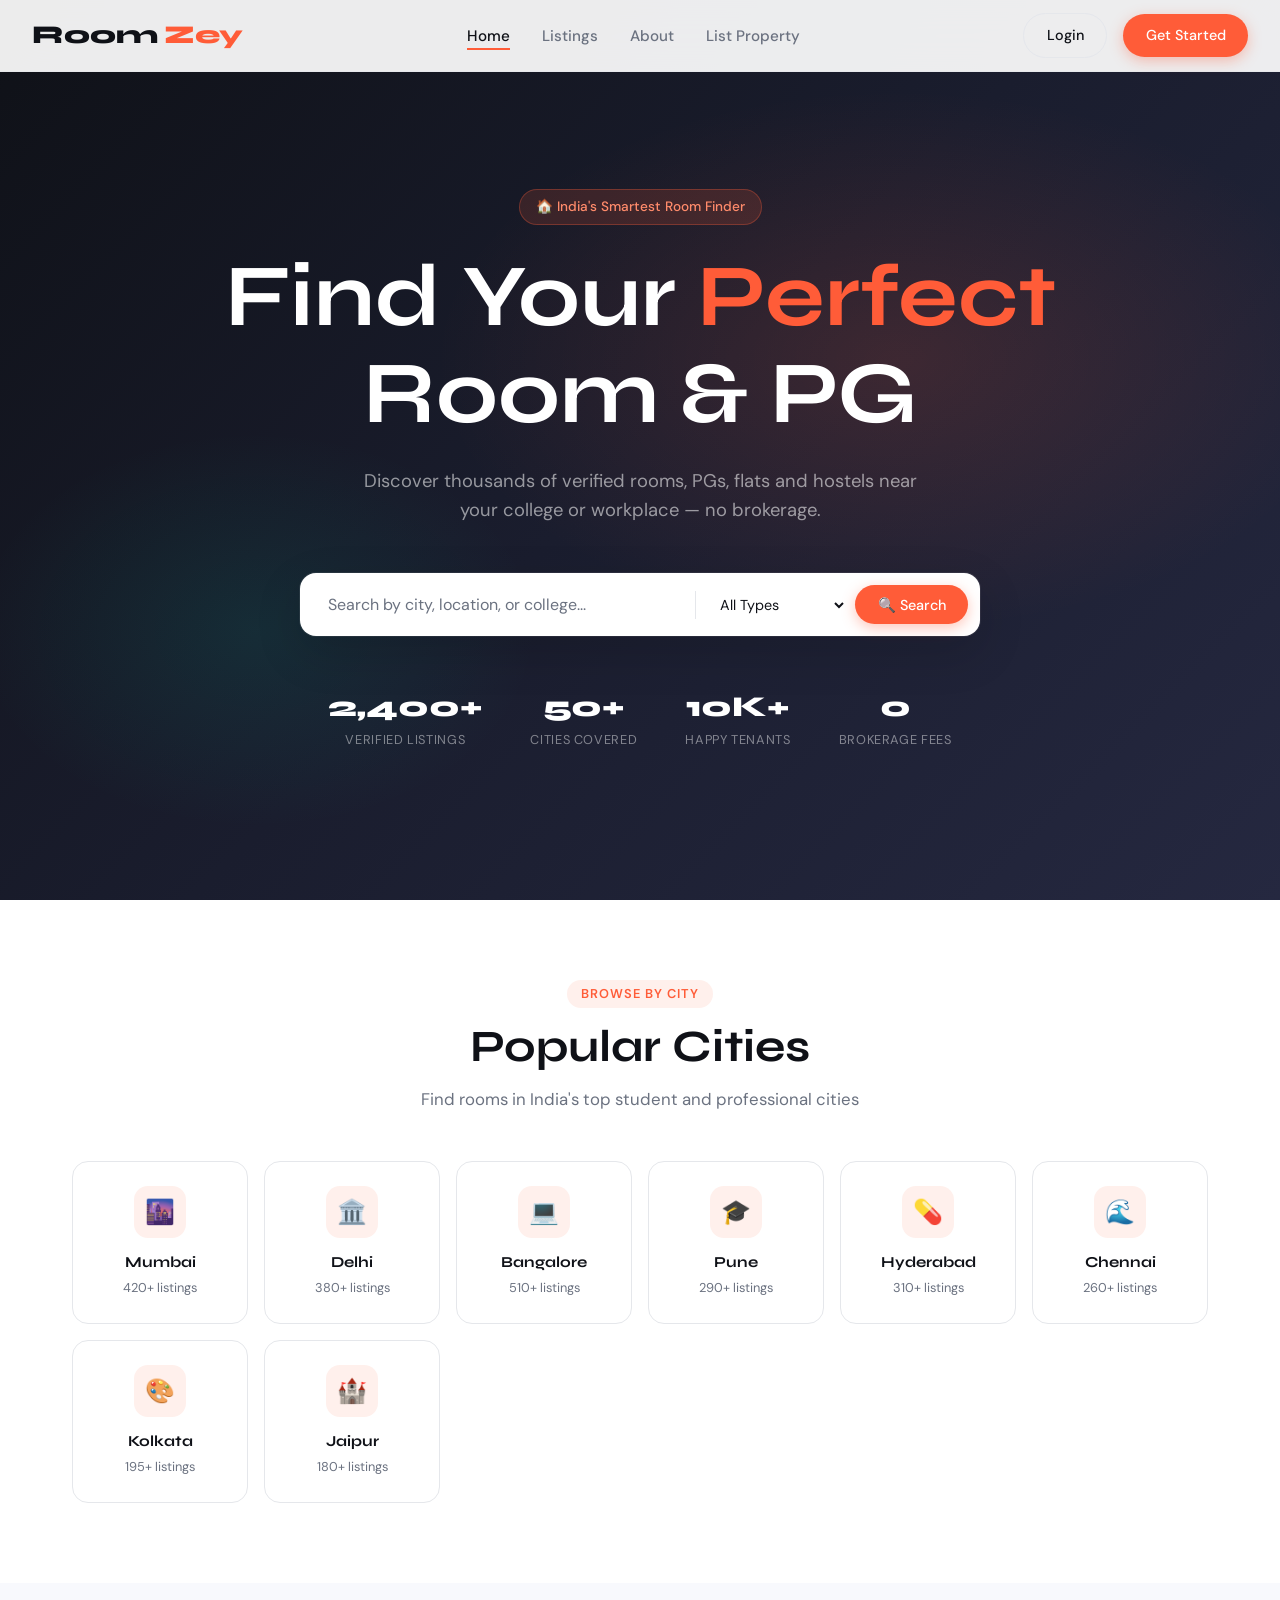
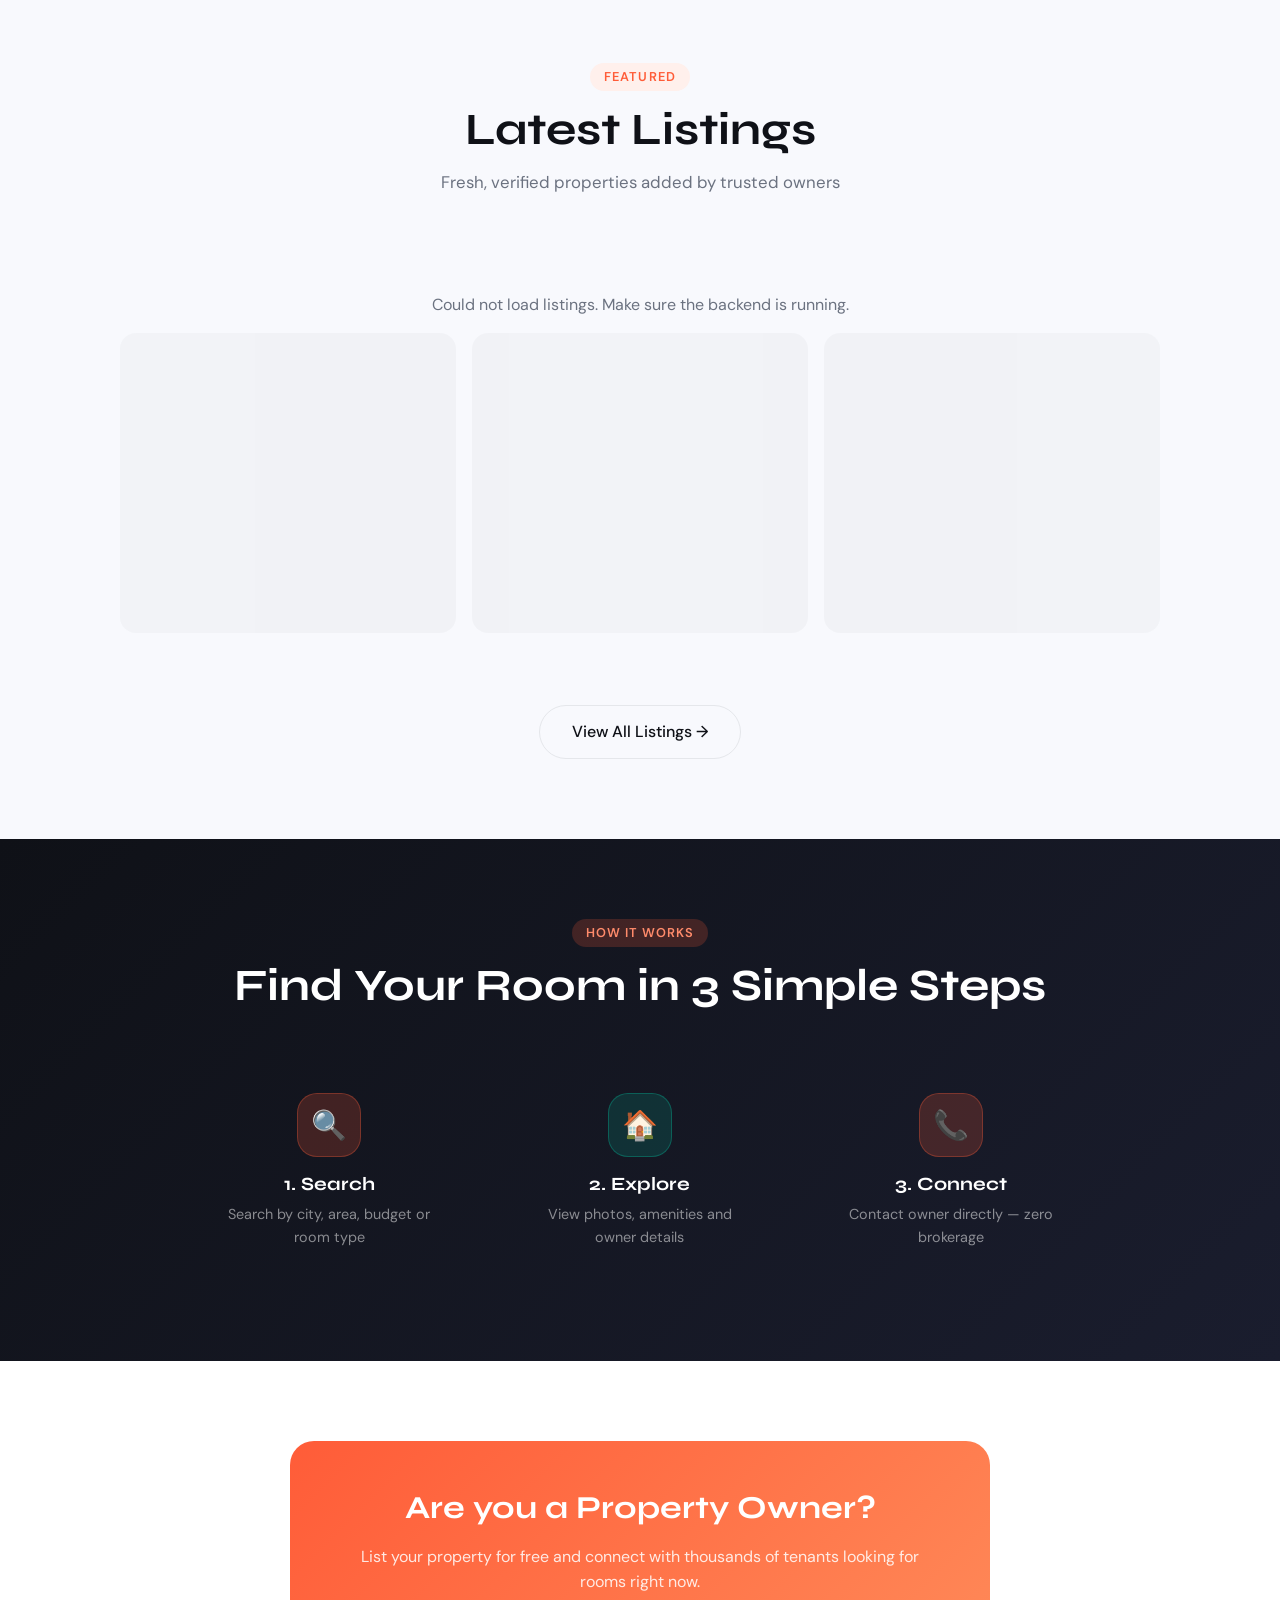
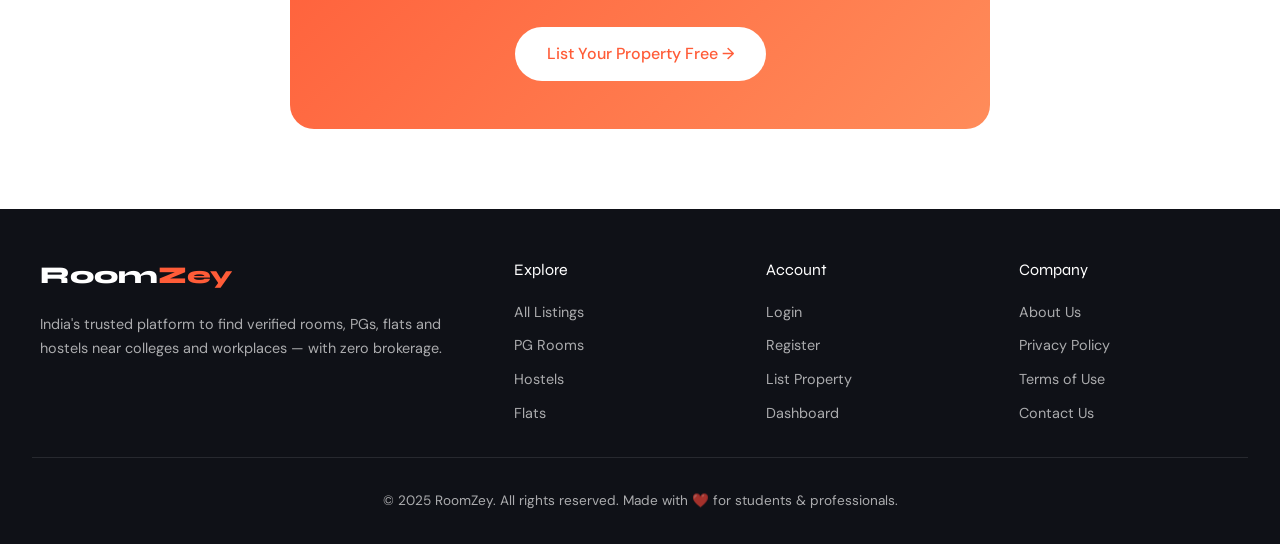
<file: frontend/index.html>
<!DOCTYPE html>
<html lang="en">

<head>
  <meta charset="UTF-8">
  <meta name="viewport" content="width=device-width, initial-scale=1.0">
  <title>RoomZey – Find Your Perfect Room, PG & Hostel</title>
  <link rel="preconnect" href="https://fonts.googleapis.com">
  <link rel="preconnect" href="https://fonts.gstatic.com" crossorigin>
  <link
    href="https://fonts.googleapis.com/css2?family=Syne:wght@400;600;700;800&family=DM+Sans:ital,wght@0,300;0,400;0,500;1,400&display=swap"
    rel="stylesheet">
  <link rel="stylesheet" href="../static/css/main.css">
</head>

<body>

  <!-- NAVBAR -->
  <nav class="navbar">
    <a href="index.html" class="nav-brand">Room<span>Zey</span></a>
    <ul class="nav-links">
      <li><a href="index.html" class="active">Home</a></li>
      <li><a href="property-list.html">Listings</a></li>
      <li><a href="about.html">About</a></li>
      <li><a href="add-property.html">List Property</a></li>
    </ul>
    <div class="nav-actions">
      <a href="login.html" class="btn btn-outline">Login</a>
      <a href="register.html" class="btn btn-primary">Get Started</a>
    </div>
    <div class="hamburger" id="hamburger">
      <span></span><span></span><span></span>
    </div>
  </nav>

  <!-- HERO -->
  <section class="hero" id="hero">
    <div class="hero-badge">🏠 India's Smartest Room Finder</div>
    <h1 class="hero-title">Find Your <em>Perfect</em><br>Room & PG</h1>
    <p class="hero-subtitle">Discover thousands of verified rooms, PGs, flats and hostels near your college or workplace
      — no brokerage.</p>

    <div class="hero-search-box">
      <input type="text" class="search-input" id="heroSearch" placeholder="Search by city, location, or college..."
        autocomplete="off">
      <div class="search-divider"></div>
      <select class="search-select" id="heroType">
        <option value="">All Types</option>
        <option value="pg">PG</option>
        <option value="single">Single Room</option>
        <option value="double">Double Sharing</option>
        <option value="flat_1bhk">1 BHK Flat</option>
        <option value="flat_2bhk">2 BHK Flat</option>
        <option value="hostel">Hostel</option>
      </select>
      <button class="btn btn-primary" onclick="doSearch()">
        🔍 Search
      </button>
    </div>

    <div class="hero-stats">
      <div class="stat">
        <div class="stat-num" id="totalProps">2,400+</div>
        <div class="stat-label">Verified Listings</div>
      </div>
      <div class="stat">
        <div class="stat-num">50+</div>
        <div class="stat-label">Cities Covered</div>
      </div>
      <div class="stat">
        <div class="stat-num">10K+</div>
        <div class="stat-label">Happy Tenants</div>
      </div>
      <div class="stat">
        <div class="stat-num">0</div>
        <div class="stat-label">Brokerage Fees</div>
      </div>
    </div>
  </section>

  <!-- POPULAR CITIES -->
  <section class="section" style="background:white">
    <div class="section-header">
      <span class="section-tag">Browse by City</span>
      <h2 class="section-title">Popular Cities</h2>
      <p class="section-subtitle">Find rooms in India's top student and professional cities</p>
    </div>
    <div class="cities-grid container">
      <div class="city-card" onclick="searchCity('Mumbai')">
        <div class="city-icon">🌆</div>
        <div class="city-name">Mumbai</div>
        <div class="city-count">420+ listings</div>
      </div>
      <div class="city-card" onclick="searchCity('Delhi')">
        <div class="city-icon">🏛️</div>
        <div class="city-name">Delhi</div>
        <div class="city-count">380+ listings</div>
      </div>
      <div class="city-card" onclick="searchCity('Bangalore')">
        <div class="city-icon">💻</div>
        <div class="city-name">Bangalore</div>
        <div class="city-count">510+ listings</div>
      </div>
      <div class="city-card" onclick="searchCity('Pune')">
        <div class="city-icon">🎓</div>
        <div class="city-name">Pune</div>
        <div class="city-count">290+ listings</div>
      </div>
      <div class="city-card" onclick="searchCity('Hyderabad')">
        <div class="city-icon">💊</div>
        <div class="city-name">Hyderabad</div>
        <div class="city-count">310+ listings</div>
      </div>
      <div class="city-card" onclick="searchCity('Chennai')">
        <div class="city-icon">🌊</div>
        <div class="city-name">Chennai</div>
        <div class="city-count">260+ listings</div>
      </div>
      <div class="city-card" onclick="searchCity('Kolkata')">
        <div class="city-icon">🎨</div>
        <div class="city-name">Kolkata</div>
        <div class="city-count">195+ listings</div>
      </div>
      <div class="city-card" onclick="searchCity('Jaipur')">
        <div class="city-icon">🏰</div>
        <div class="city-name">Jaipur</div>
        <div class="city-count">180+ listings</div>
      </div>
    </div>
  </section>

  <!-- FEATURED LISTINGS -->
  <section class="section">
    <div class="section-header">
      <span class="section-tag">Featured</span>
      <h2 class="section-title">Latest Listings</h2>
      <p class="section-subtitle">Fresh, verified properties added by trusted owners</p>
    </div>
    <div class="properties-grid container" id="featuredGrid">
      <!-- Loaded via JS -->
      <div style="grid-column:1/-1; text-align:center; padding:3rem">
        <div class="spinner"></div>
        <p style="color:var(--mid); margin-top:1rem">Loading properties…</p>
      </div>
    </div>
    <div class="text-center mt-3">
      <a href="property-list.html" class="btn btn-outline" style="font-size:1rem; padding:0.8rem 2rem">View All Listings
        →</a>
    </div>
  </section>

  <!-- HOW IT WORKS -->
  <section class="section" style="background: linear-gradient(135deg, var(--dark) 0%, var(--dark-2) 100%)">
    <div class="section-header">
      <span class="section-tag" style="background:rgba(255,92,56,0.2);color:#FF8B6B">How It Works</span>
      <h2 class="section-title" style="color:white">Find Your Room in 3 Simple Steps</h2>
    </div>
    <div
      style="display:grid; grid-template-columns: repeat(auto-fit, minmax(240px,1fr)); gap:2rem; max-width:900px; margin:0 auto">
      <div style="text-align:center; padding:2rem">
        <div
          style="width:64px;height:64px;border-radius:20px;background:rgba(255,92,56,0.2);border:1px solid rgba(255,92,56,0.3);display:flex;align-items:center;justify-content:center;font-size:1.8rem;margin:0 auto 1rem">
          🔍</div>
        <h3 style="color:white;margin-bottom:0.5rem">1. Search</h3>
        <p style="color:rgba(255,255,255,0.5); font-size:0.9rem">Search by city, area, budget or room type</p>
      </div>
      <div style="text-align:center; padding:2rem">
        <div
          style="width:64px;height:64px;border-radius:20px;background:rgba(0,201,167,0.15);border:1px solid rgba(0,201,167,0.3);display:flex;align-items:center;justify-content:center;font-size:1.8rem;margin:0 auto 1rem">
          🏠</div>
        <h3 style="color:white;margin-bottom:0.5rem">2. Explore</h3>
        <p style="color:rgba(255,255,255,0.5); font-size:0.9rem">View photos, amenities and owner details</p>
      </div>
      <div style="text-align:center; padding:2rem">
        <div
          style="width:64px;height:64px;border-radius:20px;background:rgba(255,92,56,0.2);border:1px solid rgba(255,92,56,0.3);display:flex;align-items:center;justify-content:center;font-size:1.8rem;margin:0 auto 1rem">
          📞</div>
        <h3 style="color:white;margin-bottom:0.5rem">3. Connect</h3>
        <p style="color:rgba(255,255,255,0.5); font-size:0.9rem">Contact owner directly — zero brokerage</p>
      </div>
    </div>
  </section>

  <!-- CTA BANNER -->
  <section class="section" style="background:white">
    <div
      style="max-width:700px; margin:0 auto; text-align:center; background:linear-gradient(135deg,var(--brand) 0%,#FF8C5A 100%); border-radius:24px; padding:3rem; color:white">
      <h2 style="font-size:2rem; margin-bottom:1rem">Are you a Property Owner?</h2>
      <p style="opacity:0.85; margin-bottom:2rem">List your property for free and connect with thousands of tenants
        looking for rooms right now.</p>
      <a href="add-property.html" class="btn"
        style="background:white;color:var(--brand);font-size:1rem;padding:0.9rem 2rem">List Your Property Free →</a>
    </div>
  </section>

  <!-- FOOTER -->
  <footer>
    <div class="footer-grid">
      <div>
        <div class="footer-brand">Room<span>Zey</span></div>
        <p class="footer-desc">India's trusted platform to find verified rooms, PGs, flats and hostels near colleges and
          workplaces — with zero brokerage.</p>
      </div>
      <div>
        <div class="footer-heading">Explore</div>
        <ul class="footer-links">
          <li><a href="property-list.html">All Listings</a></li>
          <li><a href="property-list.html?room_type=pg">PG Rooms</a></li>
          <li><a href="property-list.html?room_type=hostel">Hostels</a></li>
          <li><a href="property-list.html?room_type=flat_1bhk">Flats</a></li>
        </ul>
      </div>
      <div>
        <div class="footer-heading">Account</div>
        <ul class="footer-links">
          <li><a href="login.html">Login</a></li>
          <li><a href="register.html">Register</a></li>
          <li><a href="add-property.html">List Property</a></li>
          <li><a href="dashboard.html">Dashboard</a></li>
        </ul>
      </div>
      <div>
        <div class="footer-heading">Company</div>
        <ul class="footer-links">
          <li><a href="about.html">About Us</a></li>
          <li><a href="#">Privacy Policy</a></li>
          <li><a href="#">Terms of Use</a></li>
          <li><a href="#">Contact Us</a></li>
        </ul>
      </div>
    </div>
    <div class="footer-bottom">© 2025 RoomZey. All rights reserved. Made with ❤️ for students & professionals.</div>
  </footer>

  <script src="../static/js/api.js"></script>
  <script>
    function doSearch() {
      const q = document.getElementById('heroSearch').value.trim();
      const t = document.getElementById('heroType').value;
      const params = new URLSearchParams();
      if (q) params.set('search', q);
      if (t) params.set('room_type', t);
      window.location.href = `property-list.html?${params}`;
    }

    document.getElementById('heroSearch').addEventListener('keydown', e => {
      if (e.key === 'Enter') doSearch();
    });

    function searchCity(city) {
      window.location.href = `property-list.html?city=${encodeURIComponent(city)}`;
    }

    async function loadFeatured() {
      const grid = document.getElementById('featuredGrid');
      try {
        const data = await api.get('/properties/?ordering=-created_at');
        const props = data.results || data;
        if (!props || props.length === 0) {
          grid.innerHTML = `<div style="grid-column:1/-1;text-align:center;padding:3rem;color:var(--mid)">
        <div style="font-size:3rem;margin-bottom:1rem">🏠</div>
        <p>No listings yet. Be the first to <a href="add-property.html" style="color:var(--brand)">add a property!</a></p>
      </div>`;
          return;
        }
        grid.innerHTML = props.slice(0, 6).map(propertyCardHTML).join('');
        document.getElementById('totalProps').textContent = (data.count || props.length) + '+';
      } catch (e) {
        grid.innerHTML = `<div style="grid-column:1/-1;text-align:center;padding:3rem">
      <div style="color:var(--mid); margin-bottom:1rem">Could not load listings. Make sure the backend is running.</div>
      <div style="display:grid;grid-template-columns:repeat(3,1fr);gap:1rem;opacity:0.35;pointer-events:none">
        ${[1, 2, 3].map(() => `<div style="height:300px;background:var(--border);border-radius:16px"></div>`).join('')}
      </div>
    </div>`;
      }
    }

    loadFeatured();
  </script>
</body>

</html>
</file>
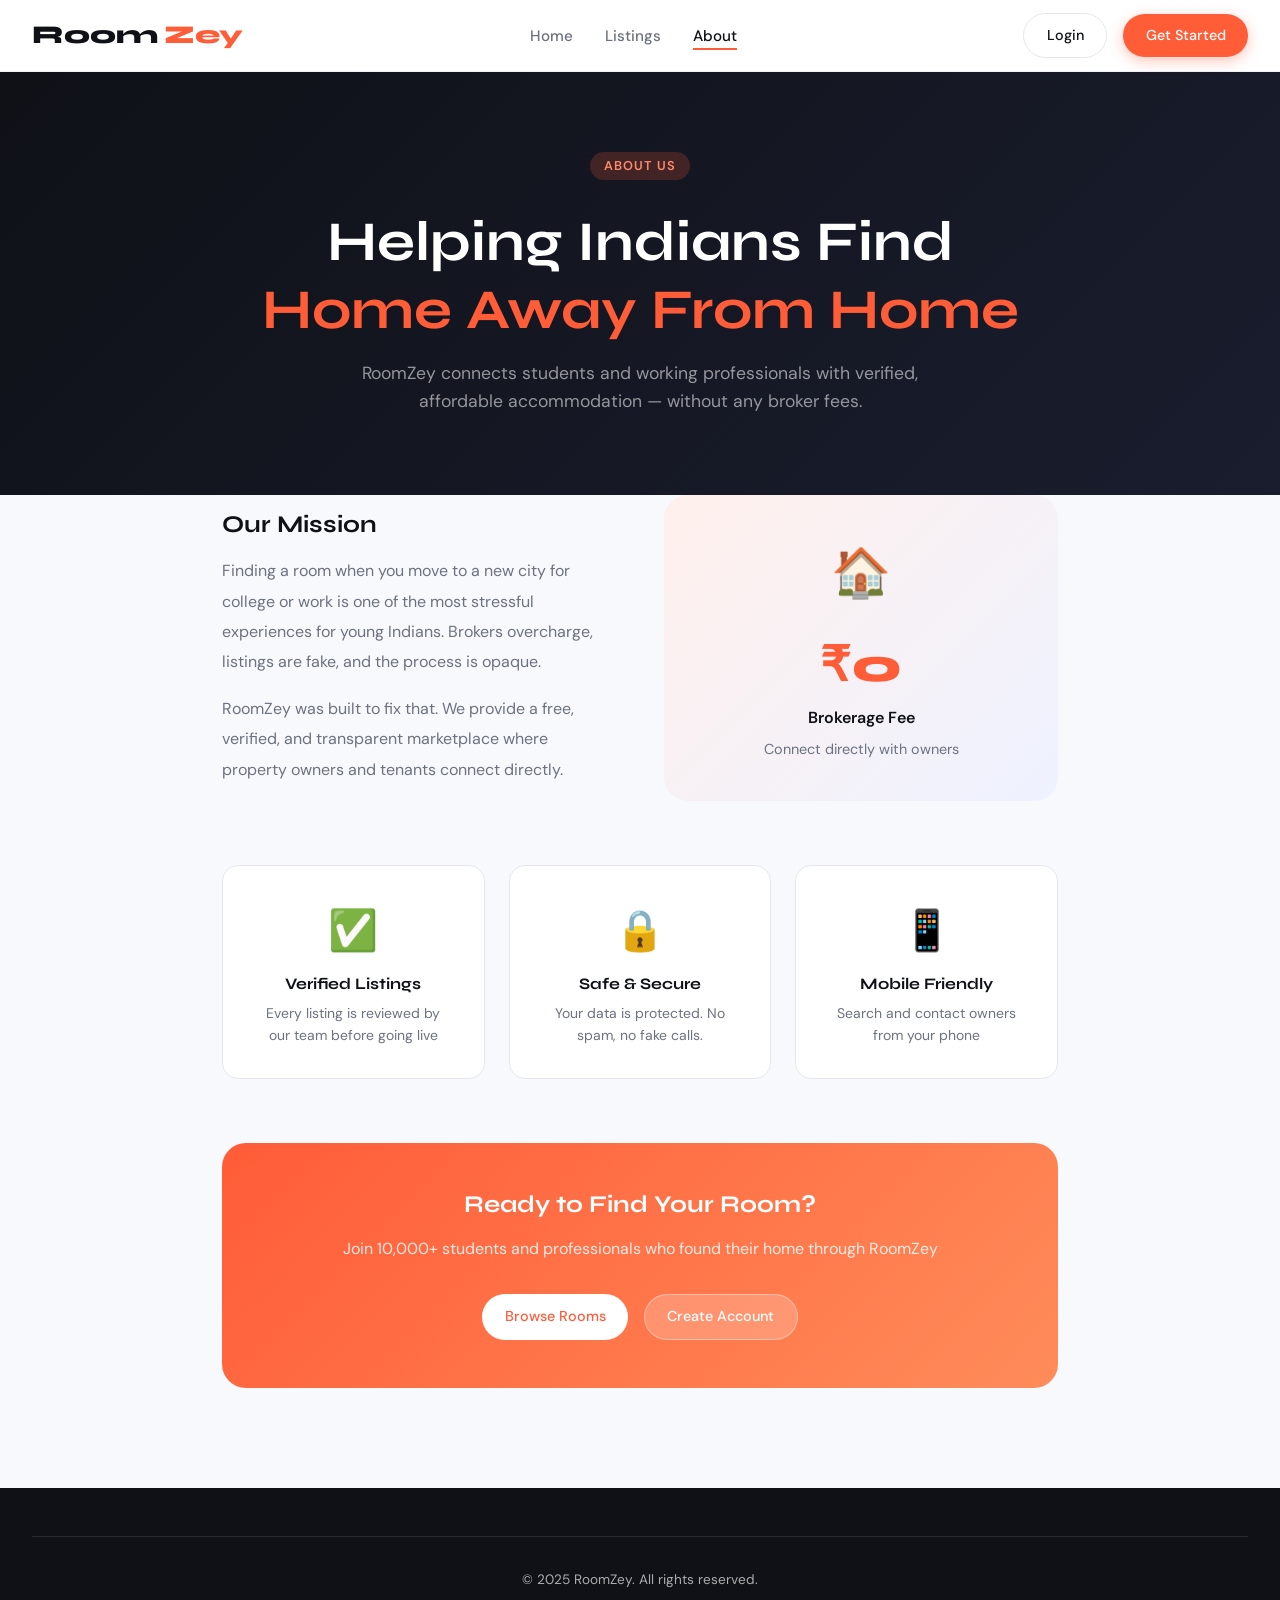
<file: frontend/about.html>
<!DOCTYPE html>
<html lang="en">

<head>
  <meta charset="UTF-8">
  <meta name="viewport" content="width=device-width, initial-scale=1.0">
  <title>About – RoomZey</title>
  <link
    href="https://fonts.googleapis.com/css2?family=Syne:wght@400;600;700;800&family=DM+Sans:ital,wght@0,300;0,400;0,500;1,400&display=swap"
    rel="stylesheet">
  <link rel="stylesheet" href="../static/css/main.css">
</head>

<body>
  <nav class="navbar">
    <a href="index.html" class="nav-brand">Room<span>Zey</span></a>
    <ul class="nav-links">
      <li><a href="index.html">Home</a></li>
      <li><a href="property-list.html">Listings</a></li>
      <li><a href="about.html" class="active">About</a></li>
    </ul>
    <div class="nav-actions">
      <a href="login.html" class="btn btn-outline">Login</a>
      <a href="register.html" class="btn btn-primary">Get Started</a>
    </div>
    <div class="hamburger"><span></span><span></span><span></span></div>
  </nav>

  <div
    style="margin-top:72px; background:linear-gradient(135deg,var(--dark) 0%,var(--dark-2) 100%); padding:80px 2rem; text-align:center; color:white">
    <span class="section-tag" style="background:rgba(255,92,56,0.2);color:#FF8B6B">About Us</span>
    <h1 style="font-size:clamp(2rem,5vw,3.5rem); margin:1rem 0">Helping Indians Find<br><em
        style="color:var(--brand); font-style:normal">Home Away From Home</em></h1>
    <p style="color:rgba(255,255,255,0.55); max-width:560px; margin:0 auto; font-size:1.1rem">RoomZey connects
      students and working professionals with verified, affordable accommodation — without any broker fees.</p>
  </div>

  <div class="section container" style="max-width:900px">
    <div style="display:grid; grid-template-columns:1fr 1fr; gap:3rem; align-items:center; margin-bottom:4rem">
      <div>
        <h2 style="margin-bottom:1rem">Our Mission</h2>
        <p style="color:var(--mid); line-height:1.9; margin-bottom:1rem">Finding a room when you move to a new city for
          college or work is one of the most stressful experiences for young Indians. Brokers overcharge, listings are
          fake, and the process is opaque.</p>
        <p style="color:var(--mid); line-height:1.9">RoomZey was built to fix that. We provide a free, verified, and
          transparent marketplace where property owners and tenants connect directly.</p>
      </div>
      <div
        style="background:linear-gradient(135deg,var(--brand-light) 0%,#EEF2FF 100%); border-radius:24px; padding:2.5rem; text-align:center">
        <div style="font-size:3rem; margin-bottom:1rem">🏠</div>
        <div style="font-family:'Syne',sans-serif; font-size:3rem; font-weight:800; color:var(--brand)">₹0</div>
        <div style="font-weight:600; margin-bottom:0.5rem">Brokerage Fee</div>
        <div style="color:var(--mid); font-size:0.9rem">Connect directly with owners</div>
      </div>
    </div>

    <div style="display:grid; grid-template-columns:repeat(3,1fr); gap:1.5rem; margin-bottom:4rem">
      <div
        style="text-align:center; padding:2rem; background:white; border-radius:var(--radius); border:1px solid var(--border)">
        <div style="font-size:2.5rem; margin-bottom:0.75rem">✅</div>
        <h4 style="margin-bottom:0.5rem">Verified Listings</h4>
        <p style="color:var(--mid); font-size:0.875rem">Every listing is reviewed by our team before going live</p>
      </div>
      <div
        style="text-align:center; padding:2rem; background:white; border-radius:var(--radius); border:1px solid var(--border)">
        <div style="font-size:2.5rem; margin-bottom:0.75rem">🔒</div>
        <h4 style="margin-bottom:0.5rem">Safe & Secure</h4>
        <p style="color:var(--mid); font-size:0.875rem">Your data is protected. No spam, no fake calls.</p>
      </div>
      <div
        style="text-align:center; padding:2rem; background:white; border-radius:var(--radius); border:1px solid var(--border)">
        <div style="font-size:2.5rem; margin-bottom:0.75rem">📱</div>
        <h4 style="margin-bottom:0.5rem">Mobile Friendly</h4>
        <p style="color:var(--mid); font-size:0.875rem">Search and contact owners from your phone</p>
      </div>
    </div>

    <div
      style="text-align:center; background:linear-gradient(135deg,var(--brand) 0%,#FF8C5A 100%); border-radius:24px; padding:3rem; color:white">
      <h2 style="margin-bottom:1rem">Ready to Find Your Room?</h2>
      <p style="opacity:0.85; margin-bottom:2rem">Join 10,000+ students and professionals who found their home through
        RoomZey</p>
      <div style="display:flex; gap:1rem; justify-content:center; flex-wrap:wrap">
        <a href="property-list.html" class="btn" style="background:white;color:var(--brand)">Browse Rooms</a>
        <a href="register.html" class="btn"
          style="background:rgba(255,255,255,0.2);color:white;border:1px solid rgba(255,255,255,0.4)">Create Account</a>
      </div>
    </div>
  </div>
  <footer style="margin-top: 100px;">
    <div class="footer-bottom">© 2025 RoomZey. All rights reserved.</div>
  </footer>

  <script src="../static/js/api.js"></script>
</body>

</html>
</file>
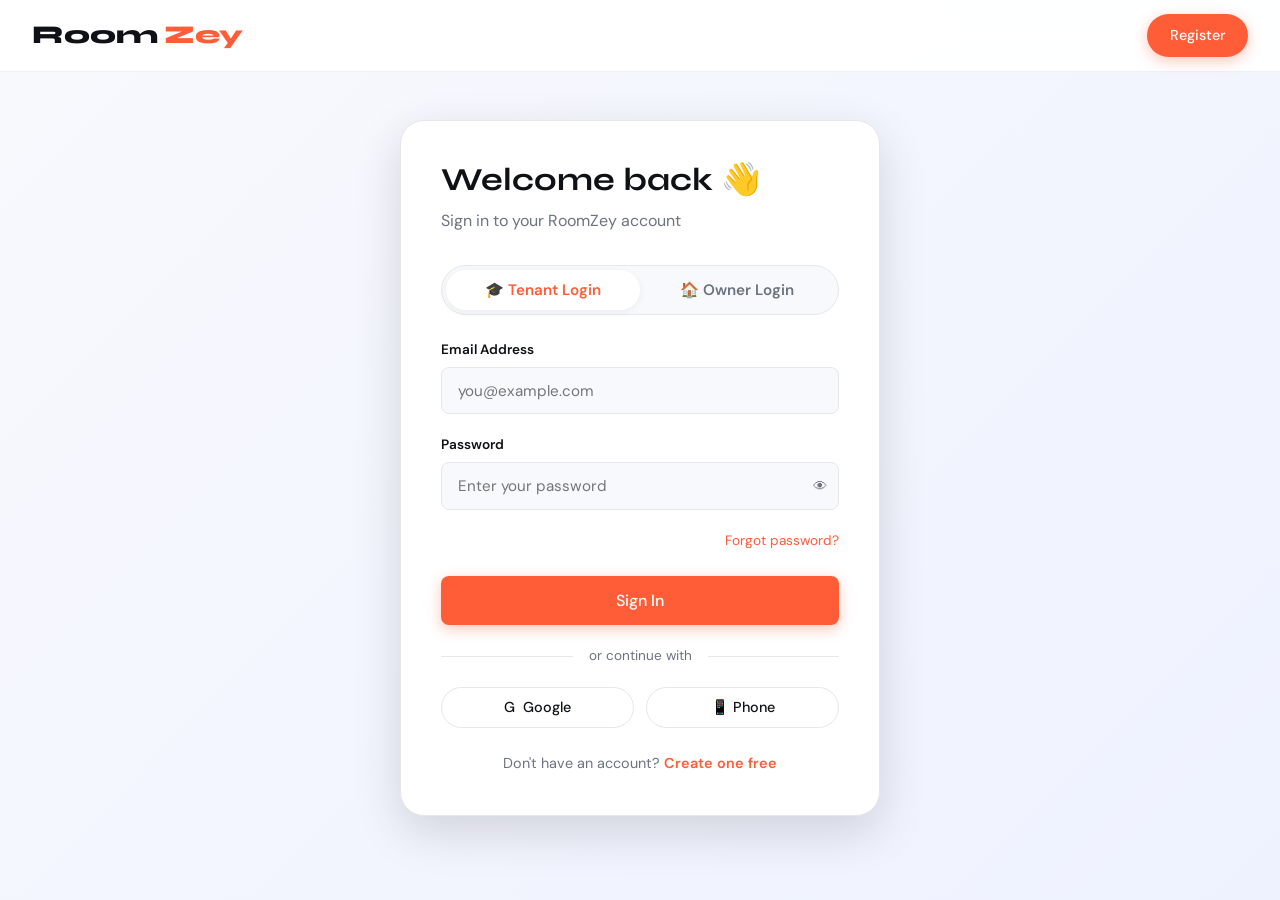
<file: frontend/dashboard.html>
<!DOCTYPE html>
<html lang="en">

<head>
  <meta charset="UTF-8">
  <meta name="viewport" content="width=device-width, initial-scale=1.0">
  <title>Dashboard – RoomZey</title>
  <link
    href="https://fonts.googleapis.com/css2?family=Syne:wght@400;600;700;800&family=DM+Sans:ital,wght@0,300;0,400;0,500;1,400&display=swap"
    rel="stylesheet">
  <link rel="stylesheet" href="../static/css/main.css">
</head>

<body>

  <nav class="navbar">
    <a href="index.html" class="nav-brand">Room<span>Zey</span></a>
    <ul class="nav-links">
      <li><a href="index.html">Home</a></li>
      <li><a href="property-list.html">Listings</a></li>
    </ul>
    <div class="nav-actions">
      <a href="add-property.html" class="btn btn-primary" id="navAddPropBtn">+ List Property</a>
      <button class="btn btn-ghost" onclick="handleLogout()">Logout</button>
    </div>
    <div class="hamburger"><span></span><span></span><span></span></div>
  </nav>

  <div class="dashboard-page">
    <!-- Header -->
    <div class="dashboard-header">
      <h1 style="font-size:2rem; margin-bottom:0.25rem" id="dashGreeting">Dashboard</h1>
      <p style="color:var(--mid)" id="dashRole">Loading...</p>
    </div>

    <!-- Stats -->
    <div class="stats-grid" id="statsGrid">
      <div style="grid-column:1/-1;text-align:center;padding:2rem">
        <div class="spinner"></div>
      </div>
    </div>

    <!-- Tabs -->
    <div style="display:flex; gap:0; border-bottom:2px solid var(--border); margin-bottom:2rem; overflow-x:auto">
      <button class="tab-btn active" data-tab="properties" onclick="switchTab(this)">🏠 My Properties</button>
      <button class="tab-btn" data-tab="favorites" onclick="switchTab(this)">❤️ Saved</button>
      <button class="tab-btn" data-tab="inquiries" onclick="switchTab(this)">📩 Inquiries</button>
      <button class="tab-btn" data-tab="profile" onclick="switchTab(this)">👤 Profile</button>
      <!-- <button class="tab-btn" data-tab="admin-approvals" id="tabBtnAdmin" style="display:none" onclick="switchTab(this)">👑 Admin Approvals</button> -->
    </div>

    <style>
      .tab-btn {
        background: none;
        border: none;
        padding: 0.75rem 1.25rem;
        font-family: 'DM Sans', sans-serif;
        font-size: 0.9rem;
        font-weight: 500;
        color: var(--mid);
        cursor: pointer;
        border-bottom: 2px solid transparent;
        margin-bottom: -2px;
        transition: all 0.2s;
        white-space: nowrap;
      }

      .tab-btn.active {
        color: var(--brand);
        border-bottom-color: var(--brand);
      }

      .tab-btn:hover:not(.active) {
        color: var(--dark);
      }

      .table-wrap {
        overflow-x: auto;
      }

      table {
        width: 100%;
        border-collapse: collapse;
        font-size: 0.9rem;
      }

      th {
        text-align: left;
        padding: 0.75rem 1rem;
        font-size: 0.75rem;
        font-weight: 600;
        text-transform: uppercase;
        letter-spacing: 0.05em;
        color: var(--mid);
        border-bottom: 1px solid var(--border);
      }

      td {
        padding: 1rem;
        border-bottom: 1px solid var(--border);
        vertical-align: middle;
      }

      tr:hover td {
        background: var(--light);
      }
    </style>

    <!-- Tabs Content -->
    <div id="tab-properties">
      <div style="display:flex; justify-content:space-between; align-items:center; margin-bottom:1.25rem">
        <h3>My Listings</h3>
        <a href="add-property.html" class="btn btn-primary" style="font-size:0.85rem" id="tabAddPropBtn">+ Add New</a>
      </div>
      <div id="myPropertiesContent">
        <div class="spinner"></div>
      </div>
    </div>

    <div id="tab-favorites" style="display:none">
      <h3 style="margin-bottom:1.25rem">Saved Properties</h3>
      <div id="favoritesContent">
        <div class="spinner"></div>
      </div>
    </div>

    <div id="tab-inquiries" style="display:none">
      <h3 style="margin-bottom:1.25rem">Inquiries</h3>
      <div id="inquiriesContent">
        <div class="spinner"></div>
      </div>
    </div>

    <div id="tab-profile" style="display:none">
      <h3 style="margin-bottom:1.5rem">My Profile</h3>
      <div id="profileContent">
        <div class="spinner"></div>
      </div>
    </div>

    <!--
  <div id="tab-admin-approvals" style="display:none">
    <h3 style="margin-bottom:1.25rem">Pending Approvals</h3>
    <div id="adminApprovalsContent"><div class="spinner"></div></div>
  </div>
  -->
  </div>

  <footer>
    <div class="footer-bottom">© 2025 RoomZey · <a href="index.html" style="color:var(--brand)">Home</a></div>
  </footer>

  <script src="../static/js/api.js"></script>
  <script>
    if (!api.isLoggedIn()) window.location.href = 'login.html?next=dashboard.html';

    const user = api.user;
    const isAdmin = api.isAdmin();

    document.getElementById('dashGreeting').textContent = `Hello, ${user?.name?.split(' ')[0] || 'there'} 👋`;
    // Commented out Admin check in role title
    /*
    if (isAdmin) {
      document.getElementById('dashRole').textContent = 'System Administrator';
      document.getElementById('tabBtnAdmin').style.display = 'block';
    } else {
      document.getElementById('dashRole').textContent = user?.user_type === 'owner' ? 'Property Owner Dashboard' : 'Tenant Dashboard';
    }
    */
    document.getElementById('dashRole').textContent = user?.user_type === 'owner' ? 'Property Owner Dashboard' : 'Tenant Dashboard';

    // Hide add-property buttons for tenants
    const isTenantUser = user?.user_type === 'tenant';
    if (isTenantUser) {
      const navAddBtn = document.getElementById('navAddPropBtn');
      if (navAddBtn) navAddBtn.style.display = 'none';
      const tabAddBtn = document.getElementById('tabAddPropBtn');
      if (tabAddBtn) tabAddBtn.style.display = 'none';
    }

    function switchTab(btn) {
      document.querySelectorAll('.tab-btn').forEach(b => b.classList.remove('active'));
      btn.classList.add('active');
      const tab = btn.dataset.tab;
      // Commented out admin-approvals from standard tab switching
      ['properties', 'favorites', 'inquiries', 'profile'/*, 'admin-approvals'*/].forEach(t => {
        const el = document.getElementById(`tab-${t}`);
        if (el) el.style.display = t === tab ? 'block' : 'none';
      });
      if (tab === 'favorites') loadFavs();
      if (tab === 'inquiries') loadInquiries();
      if (tab === 'profile') loadProfile();
      // if (tab === 'admin-approvals') loadAdminApprovals();
    }

    const statusBadge = s => {
      const colors = { approved: '#10B981', pending: '#F59E0B', rejected: '#EF4444' };
      return `<span style="background:${colors[s] || '#6B7280'}20;color:${colors[s] || '#6B7280'};padding:3px 10px;border-radius:50px;font-size:0.75rem;font-weight:600;text-transform:capitalize">${s}</span>`;
    };

    async function loadStats() {
      try {
        const props = await api.get('/my-properties/');
        const favs = await api.get('/favorites/');
        const inquiries = await api.get('/my-inquiries/');
        document.getElementById('statsGrid').innerHTML = `
      <div class="stat-card"><div class="stat-card-num">${props.length || 0}</div><div class="stat-card-label">My Listings</div></div>
      <div class="stat-card"><div class="stat-card-num">${favs.length || 0}</div><div class="stat-card-label">Saved Properties</div></div>
      <div class="stat-card"><div class="stat-card-num">${inquiries.length || 0}</div><div class="stat-card-label">Inquiries Sent</div></div>
      <div class="stat-card"><div class="stat-card-num">${props.filter(p => p.status === 'approved').length || 0}</div><div class="stat-card-label">Active Listings</div></div>
    `;
        renderMyProperties(props);
      } catch (e) {
        document.getElementById('statsGrid').innerHTML = '';
        document.getElementById('myPropertiesContent').innerHTML = `<div class="alert alert-error">Could not load data. Make sure backend is running.</div>`;
      }
    }

    function renderMyProperties(props) {
      const isTenantUser = user?.user_type === 'tenant';
      if (!props.length) {
        if (isTenantUser) {
          document.getElementById('myPropertiesContent').innerHTML = `<div class="empty-state"><div class="empty-icon">🏠</div><div class="empty-title">No listings</div><p style="color:var(--mid); font-size:0.9rem">Only Property Owners can add listings. Browse available rooms instead.</p><a href="property-list.html" class="btn btn-primary mt-2">Browse Listings</a></div>`;
        } else {
          document.getElementById('myPropertiesContent').innerHTML = `<div class="empty-state"><div class="empty-icon">🏠</div><div class="empty-title">No listings yet</div><a href="add-property.html" class="btn btn-primary mt-2">List Your First Property</a></div>`;
        }
        return;
      }
      document.getElementById('myPropertiesContent').innerHTML = `
    <div class="table-wrap">
      <table>
        <thead><tr><th>Property</th><th>Type</th><th>Price</th><th>Status</th><th>Date</th><th>Actions</th></tr></thead>
        <tbody>
          ${props.map(p => `
            <tr>
              <td><div style="font-weight:600">${p.title}</div><div style="font-size:0.8rem;color:var(--mid)">📍 ${p.city}</div></td>
              <td style="text-transform:capitalize">${p.room_type?.replace('_', ' ')}</td>
              <td style="font-weight:600;color:var(--brand)">${formatPrice(p.price)}/mo</td>
              <td>${statusBadge(p.status)}</td>
              <td style="font-size:0.85rem;color:var(--mid)">${new Date(p.created_at).toLocaleDateString('en-IN')}</td>
              <td>
                <div style="display:flex;gap:6px">
                  <a href="property-details.html?id=${p.id}" class="btn btn-ghost" style="padding:4px 10px;font-size:0.8rem">View</a>
                  <button onclick="deleteProperty(${p.id})" class="btn btn-ghost" style="padding:4px 10px;font-size:0.8rem;color:#EF4444">Delete</button>
                </div>
              </td>
            </tr>
          `).join('')}
        </tbody>
      </table>
    </div>
  `;
    }

    async function deleteProperty(id) {
      if (!confirm('Are you sure you want to delete this listing?')) return;
      try {
        await api.delete(`/delete-property/${id}/`);
        toast('Property deleted', 'success');
        loadStats();
      } catch (e) { toast('Failed to delete', 'error'); }
    }

    async function loadFavs() {
      const el = document.getElementById('favoritesContent');
      try {
        const favs = await api.get('/favorites/');
        if (!favs.length) { el.innerHTML = `<div class="empty-state"><div class="empty-icon">❤️</div><div class="empty-title">No saved properties</div><a href="property-list.html" class="btn btn-primary mt-2">Browse listings</a></div>`; return; }
        el.innerHTML = `<div class="properties-grid">${favs.map(f => `
      <div class="property-card" onclick="window.location.href='property-details.html?id=${f.property}'">
        <div class="card-body">
          <div class="card-price">${formatPrice(f.property_price)} <span>/ month</span></div>
          <div class="card-title">${f.property_title}</div>
          <div class="card-location">📍 ${f.property_city}</div>
        </div>
      </div>
    `).join('')}</div>`;
      } catch (e) { el.innerHTML = `<div class="alert alert-error">Failed to load favorites.</div>`; }
    }

    async function loadInquiries() {
      const el = document.getElementById('inquiriesContent');
      try {
        const inqs = await api.get('/my-inquiries/');
        if (!inqs.length) { el.innerHTML = `<div class="empty-state"><div class="empty-icon">📩</div><div class="empty-title">No inquiries yet</div><a href="property-list.html" class="btn btn-primary mt-2">Browse and Inquire</a></div>`; return; }
        el.innerHTML = `<div class="table-wrap"><table>
      <thead><tr><th>Property</th><th>Message</th><th>Contact</th><th>Status</th><th>Date</th></tr></thead>
      <tbody>
        ${inqs.map(i => `<tr>
          <td><div style="font-weight:600">${i.property_title}</div><div style="font-size:0.8rem;color:var(--mid)">${i.property_city}</div></td>
          <td style="max-width:200px;overflow:hidden;text-overflow:ellipsis;white-space:nowrap">${i.message}</td>
          <td>${i.contact_number}</td>
          <td>${statusBadge(i.status)}</td>
          <td style="font-size:0.8rem;color:var(--mid)">${new Date(i.date).toLocaleDateString('en-IN')}</td>
        </tr>`).join('')}
      </tbody>
    </table></div>`;
      } catch (e) { el.innerHTML = `<div class="alert alert-error">Failed to load inquiries.</div>`; }
    }

    async function loadProfile() {
      const el = document.getElementById('profileContent');
      try {
        const user = await api.get('/profile/');
        el.innerHTML = `
      <div style="max-width:500px">
        <div class="add-property-card">
          <div style="display:flex;align-items:center;gap:1.25rem;margin-bottom:2rem;padding-bottom:1.5rem;border-bottom:1px solid var(--border)">
            <div style="width:72px;height:72px;border-radius:50%;background:var(--brand-light);color:var(--brand);display:flex;align-items:center;justify-content:center;font-family:'Syne',sans-serif;font-weight:800;font-size:1.8rem">
              ${(user.name || 'U')[0].toUpperCase()}
            </div>
            <div>
              <div style="font-size:1.25rem;font-weight:700">${user.name}</div>
              <div style="color:var(--mid);font-size:0.9rem">${user.email}</div>
              <span style="background:var(--brand-light);color:var(--brand);font-size:0.75rem;font-weight:600;padding:2px 10px;border-radius:50px;text-transform:capitalize">${user.user_type}</span>
            </div>
          </div>
          <div class="form-group"><label class="form-label">Full Name</label><input type="text" class="form-input" id="pName" value="${user.name}"></div>
          <div class="form-group"><label class="form-label">Phone</label><input type="tel" class="form-input" id="pPhone" value="${user.phone || ''}"></div>
          <div class="form-group"><label class="form-label">Email</label><input type="email" class="form-input" value="${user.email}" disabled style="opacity:0.6"></div>
          <div id="profileAlert"></div>
          <div style="display:flex; gap:12px; align-items:center">
            <button class="btn btn-primary" onclick="saveProfile()">Save Changes</button>
            <button class="btn btn-outline" onclick="handleLogout()" style="color:#EF4444; border-color:#EF4444">Log Out</button>
          </div>
        </div>
      </div>`;
      } catch (e) { el.innerHTML = `<div class="alert alert-error">Failed to load profile.</div>`; }
    }

    async function saveProfile() {
      try {
        await api.patch('/profile/', { name: document.getElementById('pName').value, phone: document.getElementById('pPhone').value });
        toast('Profile updated!', 'success');
      } catch (e) { toast('Failed to update profile', 'error'); }
    }

    /* Commented out admin approvals logic
    async function loadAdminApprovals() {
      const el = document.getElementById('adminApprovalsContent');
      el.innerHTML = `<div class="spinner"></div>`;
      try {
        const props = await api.get('/admin/properties/?status=pending');
        if (!props.length) {
          el.innerHTML = `<div class="empty-state">
            <div class="empty-icon">✅</div>
            <div class="empty-title">All caught up!</div>
            <p>No listings are pending verification at the moment.</p>
          </div>`;
          return;
        }
        
        el.innerHTML = `
          <div class="table-wrap">
            <table>
              <thead>
                <tr>
                  <th>Property</th>
                  <th>City</th>
                  <th>Owner</th>
                  <th>Price</th>
                  <th>Status</th>
                  <th>Actions</th>
                </tr>
              </thead>
              <tbody>
                ${props.map(p => `
                  <tr id="admin-prop-${p.id}">
                    <td>
                      <a href="property-details.html?id=${p.id}" target="_blank" style="font-weight:600;color:var(--brand)">${p.title}</a>
                      <div style="font-size:0.8rem;color:var(--mid)">Type: ${p.room_type}</div>
                    </td>
                    <td>${p.city}</td>
                    <td>${p.owner_name || 'Owner'}</td>
                    <td style="font-weight:600">${formatPrice(p.price)}/mo</td>
                    <td><span style="background:#F59E0B20;color:#F59E0B;padding:3px 10px;border-radius:50px;font-size:0.75rem;font-weight:600">Pending</span></td>
                    <td>
                      <div style="display:flex;gap:8px">
                        <button class="btn btn-primary" style="padding:6px 12px;font-size:0.8rem" onclick="verifyProperty(${p.id}, 'approve')">Approve</button>
                        <button class="btn btn-outline" style="padding:6px 12px;font-size:0.8rem;color:#EF4444;border-color:#EF4444" onclick="verifyProperty(${p.id}, 'reject')">Reject</button>
                      </div>
                    </td>
                  </tr>
                `).join('')}
              </tbody>
            </table>
          </div>
        `;
      } catch(e) {
        el.innerHTML = `<div class="alert alert-error">Failed to load pending properties. Please check if you are logged in as an administrator.</div>`;
      }
    }
    
    async function verifyProperty(id, action) {
      try {
        await api.post(`/admin/properties/${id}/approve/`, { action: action });
        toast(`Property ${action}d successfully`, 'success');
        loadAdminApprovals();
      } catch(e) {
        toast(`Failed to ${action} property`, 'error');
      }
    }
    
    window.verifyProperty = verifyProperty;
    */

    loadStats();
    // if (isAdmin) loadAdminApprovals();
  </script>
</body>

</html>
</file>
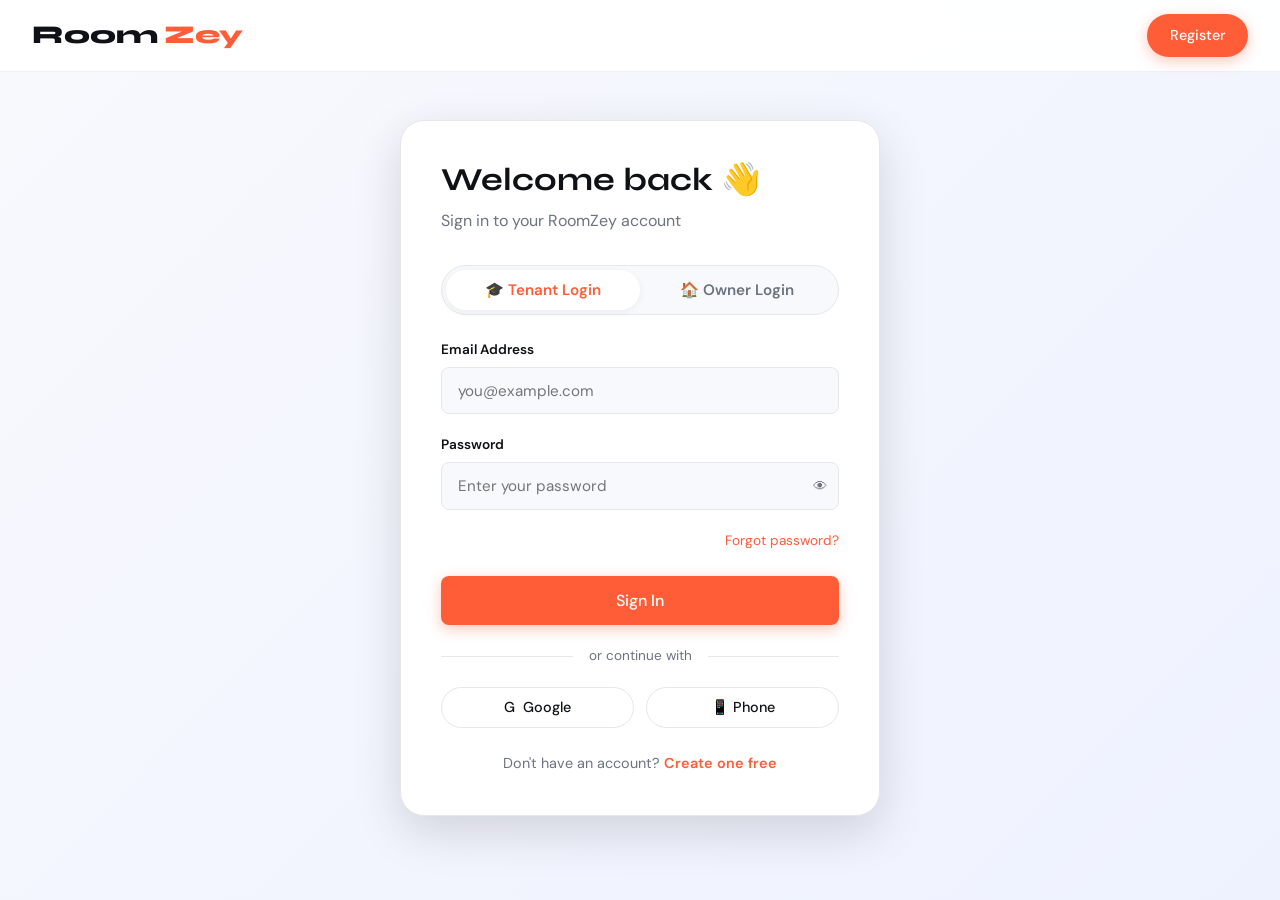
<file: frontend/login.html>
<!DOCTYPE html>
<html lang="en">

<head>
  <meta charset="UTF-8">
  <meta name="viewport" content="width=device-width, initial-scale=1.0">
  <title>Login – RoomZey</title>
  <link
    href="https://fonts.googleapis.com/css2?family=Syne:wght@400;600;700;800&family=DM+Sans:ital,wght@0,300;0,400;0,500;1,400&display=swap"
    rel="stylesheet">
  <link rel="stylesheet" href="../static/css/main.css">
</head>

<body>

  <nav class="navbar">
    <a href="index.html" class="nav-brand">Room<span>Zey</span></a>
    <div class="nav-actions">
      <a href="register.html" class="btn btn-primary">Register</a>
    </div>
  </nav>

  <div class="form-page">
    <div class="form-card fade-in">
      <h2 class="form-title">Welcome back 👋</h2>
      <p class="form-subtitle" id="formSubtitle">Sign in to your RoomZey account</p>

      <!-- Role Selection Tabs -->
      <div class="login-tabs">
        <button type="button" class="login-tab active" id="tabTenant" onclick="setLoginMode('tenant')">
          🎓 Tenant Login
        </button>
        <button type="button" class="login-tab" id="tabOwner" onclick="setLoginMode('owner')">
          🏠 Owner Login
        </button>
      </div>
      <input type="hidden" name="user_type" id="userType" value="tenant">

      <div id="alertBox"></div>

      <div class="form-group">
        <label class="form-label">Email Address</label>
        <input type="email" class="form-input" id="email" placeholder="you@example.com" autocomplete="email">
      </div>

      <div class="form-group">
        <label class="form-label">Password</label>
        <div style="position:relative">
          <input type="password" class="form-input" id="password" placeholder="Enter your password"
            autocomplete="current-password">
          <button onclick="togglePassword()"
            style="position:absolute;right:12px;top:50%;transform:translateY(-50%);background:none;border:none;cursor:pointer;color:var(--mid);font-size:0.9rem"
            id="pwToggle">👁</button>
        </div>
      </div>

      <div style="display:flex; justify-content:flex-end; margin-bottom:1.5rem">
        <a href="#" style="font-size:0.85rem; color:var(--brand)">Forgot password?</a>
      </div>

      <button class="btn btn-primary btn-full" onclick="doLogin()" id="loginBtn">Sign In</button>

      <div class="form-divider"><span>or continue with</span></div>

      <div style="display:flex; gap:0.75rem">
        <button class="btn btn-outline" style="flex:1; justify-content:center; gap:8px"
          onclick="toast('Google login coming soon!', 'info')">
          <span>G</span> Google
        </button>
        <button class="btn btn-outline" style="flex:1; justify-content:center; gap:8px"
          onclick="toast('Phone login coming soon!', 'info')">
          📱 Phone
        </button>
      </div>

      <p style="text-align:center; margin-top:1.5rem; font-size:0.9rem; color:var(--mid)">
        Don't have an account? <a href="register.html" style="color:var(--brand); font-weight:600">Create one free</a>
      </p>
    </div>
  </div>

  <script src="../static/js/api.js"></script>
  <script>
    // Redirect if already logged in
    if (api.isLoggedIn()) window.location.href = 'index.html';

    function togglePassword() {
      const input = document.getElementById('password');
      input.type = input.type === 'password' ? 'text' : 'password';
    }

    // Update active tab and subtitle based on selected mode
    function setLoginMode(mode) {
      document.getElementById('userType').value = mode;
      
      const tabTenant = document.getElementById('tabTenant');
      const tabOwner = document.getElementById('tabOwner');
      const subtitle = document.getElementById('formSubtitle');
      
      if (mode === 'owner') {
        tabOwner.classList.add('active');
        tabTenant.classList.remove('active');
        subtitle.innerHTML = 'Sign in as a <strong>Property Owner</strong> to manage your listings';
      } else {
        tabTenant.classList.add('active');
        tabOwner.classList.remove('active');
        subtitle.innerHTML = 'Sign in as a <strong>Tenant</strong> to find your perfect room';
      }
    }

    async function doLogin() {
      const email = document.getElementById('email').value.trim();
      const password = document.getElementById('password').value;
      const btn = document.getElementById('loginBtn');
      const alertBox = document.getElementById('alertBox');
      const selectedType = document.getElementById('userType').value;

      if (!email || !password) {
        alertBox.innerHTML = `<div class="alert alert-error">Please fill in all fields.</div>`;
        return;
      }

      btn.disabled = true;
      btn.textContent = 'Signing in…';

      try {
        const res = await api.post('/login/', { email, password });

        // Check if the user type matches the chosen login mode (allow admins to bypass this check)
        const isAdminUser = res.user.user_type === 'admin' || res.user.is_staff || res.user.is_superuser;
        if (!isAdminUser && res.user.user_type !== selectedType) {
          alertBox.innerHTML = `<div class="alert alert-error">This account is registered as a ${res.user.user_type.charAt(0).toUpperCase() + res.user.user_type.slice(1)}, not a ${selectedType.charAt(0).toUpperCase() + selectedType.slice(1)}. Please choose the correct login mode above.</div>`;
          btn.disabled = false;
          btn.textContent = 'Sign In';
          return;
        }

        api.setAuth(res.token, res.user);
        toast('Login successful! Welcome back ' + res.user.name.split(' ')[0] + ' 👋', 'success');

        // Redirect based on role unless next page is specified
        const nextParam = new URLSearchParams(window.location.search).get('next');
        const defaultRedirect = (selectedType === 'owner' || isAdminUser) ? 'dashboard.html' : 'property-list.html';
        const redirect = nextParam || defaultRedirect;

        setTimeout(() => window.location.href = redirect, 800);
      } catch (e) {
        const msg = e.non_field_errors?.[0] || e.detail || 'Login failed. Please check your credentials.';
        alertBox.innerHTML = `<div class="alert alert-error">${msg}</div>`;
        btn.disabled = false;
        btn.textContent = 'Sign In';
      }
    }

    document.addEventListener('keydown', e => { if (e.key === 'Enter') doLogin(); });
  </script>
</body>

</html>
</file>
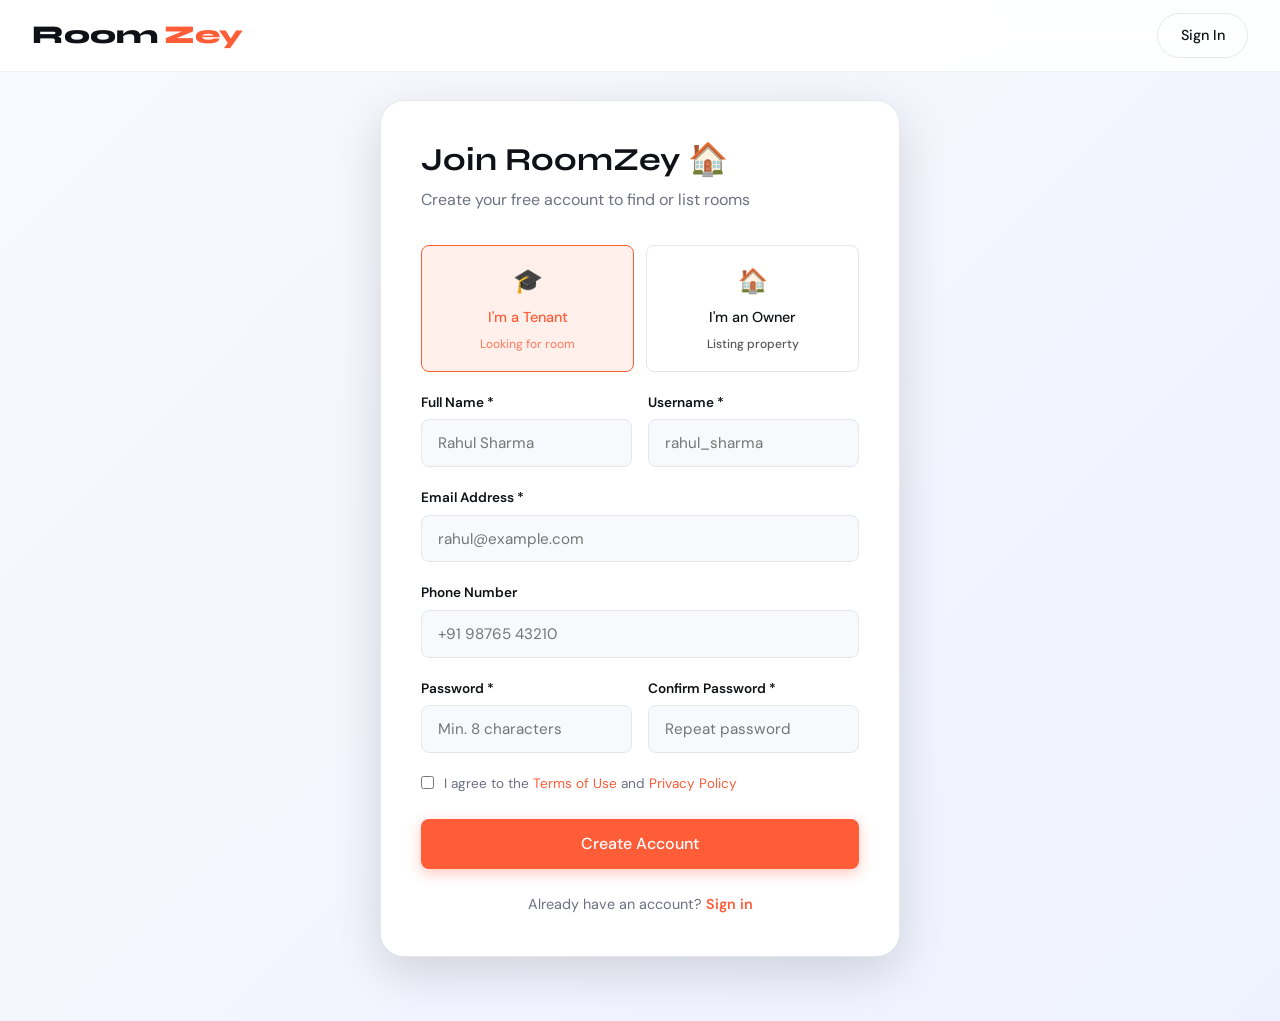
<file: frontend/register.html>
<!DOCTYPE html>
<html lang="en">
<head>
  <meta charset="UTF-8">
  <meta name="viewport" content="width=device-width, initial-scale=1.0">
  <title>Register – RoomZey</title>
  <link href="https://fonts.googleapis.com/css2?family=Syne:wght@400;600;700;800&family=DM+Sans:ital,wght@0,300;0,400;0,500;1,400&display=swap" rel="stylesheet">
  <link rel="stylesheet" href="../static/css/main.css">
</head>
<body>

<nav class="navbar">
  <a href="index.html" class="nav-brand">Room<span>Zey</span></a>
  <div class="nav-actions">
    <a href="login.html" class="btn btn-outline">Sign In</a>
  </div>
</nav>

<div class="form-page">
  <div class="form-card fade-in" style="max-width:520px">
    <h2 class="form-title">Join RoomZey 🏠</h2>
    <p class="form-subtitle">Create your free account to find or list rooms</p>

    <div id="alertBox"></div>

    <!-- Role Selection -->
    <div class="user-type-select">
      <div class="type-option">
        <input type="radio" name="user_type" id="typeTenant" value="tenant" checked>
        <label class="type-label" for="typeTenant">
          <span class="type-icon">🎓</span>
          <span>I'm a Tenant</span>
          <span style="font-size:0.75rem; opacity:0.7">Looking for room</span>
        </label>
      </div>
      <div class="type-option">
        <input type="radio" name="user_type" id="typeOwner" value="owner">
        <label class="type-label" for="typeOwner">
          <span class="type-icon">🏠</span>
          <span>I'm an Owner</span>
          <span style="font-size:0.75rem; opacity:0.7">Listing property</span>
        </label>
      </div>
    </div>

    <div class="form-row">
      <div class="form-group">
        <label class="form-label">Full Name *</label>
        <input type="text" class="form-input" id="name" placeholder="Rahul Sharma">
      </div>
      <div class="form-group">
        <label class="form-label">Username *</label>
        <input type="text" class="form-input" id="username" placeholder="rahul_sharma">
      </div>
    </div>

    <div class="form-group">
      <label class="form-label">Email Address *</label>
      <input type="email" class="form-input" id="email" placeholder="rahul@example.com">
    </div>

    <div class="form-group">
      <label class="form-label">Phone Number</label>
      <input type="tel" class="form-input" id="phone" placeholder="+91 98765 43210">
    </div>

    <div class="form-row">
      <div class="form-group">
        <label class="form-label">Password *</label>
        <input type="password" class="form-input" id="password" placeholder="Min. 8 characters">
      </div>
      <div class="form-group">
        <label class="form-label">Confirm Password *</label>
        <input type="password" class="form-input" id="password2" placeholder="Repeat password">
      </div>
    </div>

    <!-- Password strength -->
    <div id="strengthBar" style="margin-top:-0.75rem; margin-bottom:1rem; display:none">
      <div style="height:4px; border-radius:2px; background:var(--border); overflow:hidden">
        <div id="strengthFill" style="height:100%; width:0; transition:all 0.3s; border-radius:2px"></div>
      </div>
      <div id="strengthLabel" style="font-size:0.75rem; color:var(--mid); margin-top:4px"></div>
    </div>

    <div style="margin-bottom:1.5rem">
      <label style="display:flex; align-items:flex-start; gap:10px; cursor:pointer; font-size:0.85rem; color:var(--mid)">
        <input type="checkbox" id="terms" style="margin-top:3px; accent-color:var(--brand)">
        <span>I agree to the <a href="#" style="color:var(--brand)">Terms of Use</a> and <a href="#" style="color:var(--brand)">Privacy Policy</a></span>
      </label>
    </div>

    <button class="btn btn-primary btn-full" onclick="doRegister()" id="regBtn">Create Account</button>

    <p style="text-align:center; margin-top:1.5rem; font-size:0.9rem; color:var(--mid)">
      Already have an account? <a href="login.html" style="color:var(--brand); font-weight:600">Sign in</a>
    </p>
  </div>
</div>

<script src="../static/js/api.js"></script>
<script>
if (api.isLoggedIn()) window.location.href = 'index.html';

document.getElementById('password').addEventListener('input', function() {
  const val = this.value;
  const bar = document.getElementById('strengthBar');
  const fill = document.getElementById('strengthFill');
  const label = document.getElementById('strengthLabel');
  if (!val) { bar.style.display = 'none'; return; }
  bar.style.display = 'block';
  let strength = 0;
  if (val.length >= 8) strength++;
  if (/[A-Z]/.test(val)) strength++;
  if (/[0-9]/.test(val)) strength++;
  if (/[^A-Za-z0-9]/.test(val)) strength++;
  const levels = [{w:'25%',c:'#EF4444',l:'Weak'},{w:'50%',c:'#F59E0B',l:'Fair'},{w:'75%',c:'#3B82F6',l:'Good'},{w:'100%',c:'#10B981',l:'Strong'}];
  const lv = levels[Math.min(strength-1, 3)] || levels[0];
  fill.style.width = lv.w; fill.style.background = lv.c;
  label.textContent = `Password strength: ${lv.l}`; label.style.color = lv.c;
});

async function doRegister() {
  const alertBox = document.getElementById('alertBox');
  alertBox.innerHTML = '';
  const btn = document.getElementById('regBtn');

  const data = {
    name: document.getElementById('name').value.trim(),
    username: document.getElementById('username').value.trim(),
    email: document.getElementById('email').value.trim(),
    phone: document.getElementById('phone').value.trim(),
    password: document.getElementById('password').value,
    password2: document.getElementById('password2').value,
    user_type: document.querySelector('[name="user_type"]:checked')?.value || 'tenant'
  };

  if (!data.name || !data.username || !data.email || !data.password) {
    alertBox.innerHTML = `<div class="alert alert-error">Please fill in all required fields.</div>`;
    return;
  }
  if (data.password !== data.password2) {
    alertBox.innerHTML = `<div class="alert alert-error">Passwords do not match.</div>`;
    return;
  }
  if (!document.getElementById('terms').checked) {
    alertBox.innerHTML = `<div class="alert alert-error">Please accept the Terms of Use.</div>`;
    return;
  }

  btn.disabled = true; btn.textContent = 'Creating account…';

  try {
    const res = await api.post('/register/', data);
    api.setAuth(res.token, res.user);
    toast('Account created! Welcome to RoomZey 🎉', 'success');
    setTimeout(() => window.location.href = data.user_type === 'owner' ? 'add-property.html' : 'property-list.html', 1000);
  } catch(e) {
    let msg = 'Registration failed. ';
    if (typeof e === 'object') {
      msg = Object.entries(e).map(([k,v]) => `${k}: ${Array.isArray(v) ? v[0] : v}`).join('. ');
    }
    alertBox.innerHTML = `<div class="alert alert-error">${msg}</div>`;
    btn.disabled = false; btn.textContent = 'Create Account';
  }
}
</script>
</body>
</html>
</file>
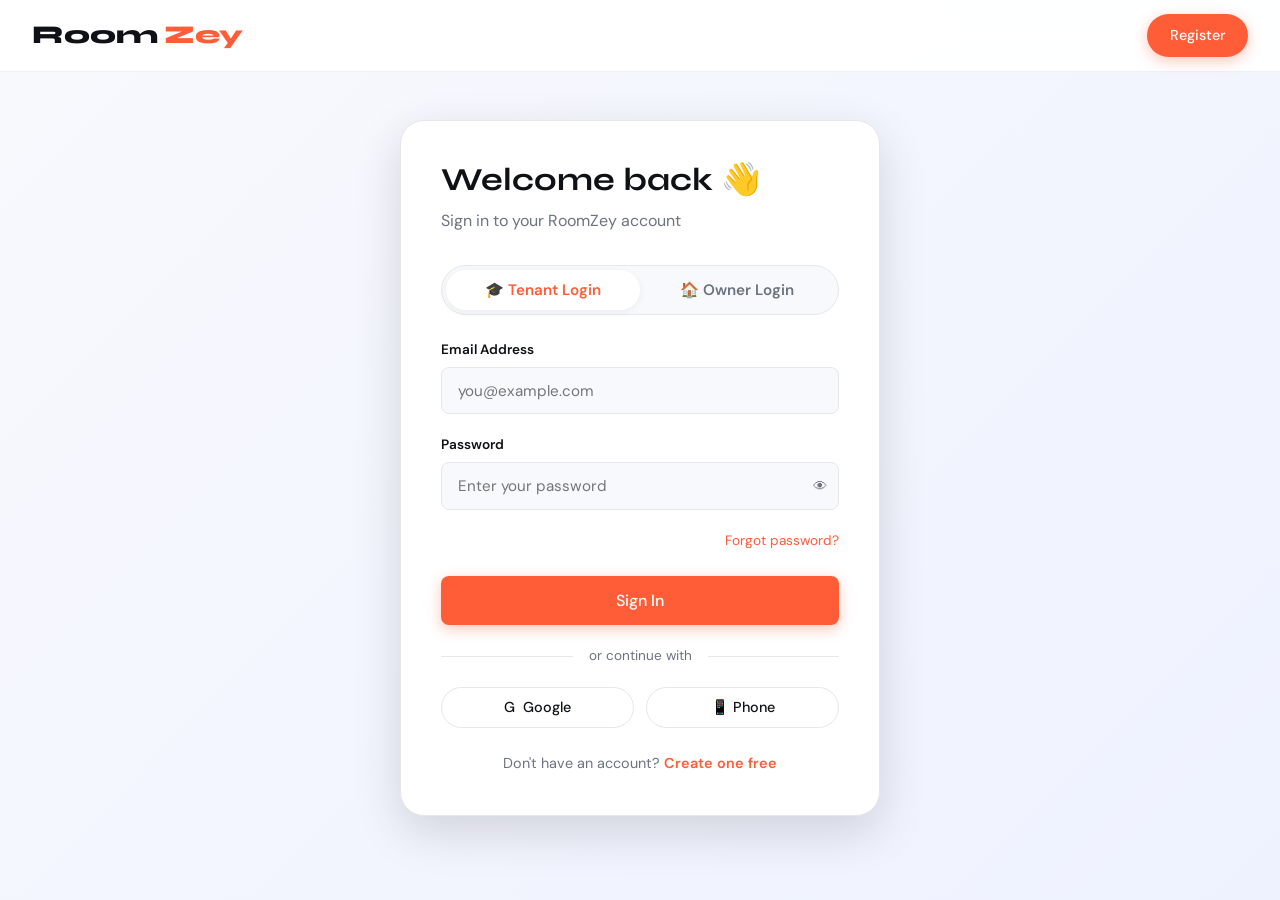
<file: frontend/superadmin.html>
<!DOCTYPE html>
<html lang="en">
<head>
  <meta charset="UTF-8">
  <meta name="viewport" content="width=device-width, initial-scale=1.0">
  <title>Superadmin Portal – RoomZey Plan</title>
  <link href="https://fonts.googleapis.com/css2?family=Syne:wght@400;600;700;800&family=DM+Sans:ital,wght@0,300;0,400;0,500;1,400&display=swap" rel="stylesheet">
  <link rel="stylesheet" href="../static/css/main.css">
  <style>
    .admin-container {
      max-width: 1100px;
      margin: 100px auto 4rem;
      padding: 0 2rem;
    }
    .plan-card {
      background: white;
      border-radius: var(--radius);
      padding: 2.5rem;
      border: 1px solid var(--border);
      box-shadow: var(--shadow-sm);
      margin-bottom: 2rem;
      position: relative;
      overflow: hidden;
    }
    .plan-card::before {
      content: '';
      position: absolute;
      top: 0;
      left: 0;
      width: 6px;
      height: 100%;
      background: var(--brand);
    }
    .plan-badge {
      display: inline-block;
      background: var(--brand-light);
      color: var(--brand);
      font-size: 0.8rem;
      font-weight: 600;
      text-transform: uppercase;
      letter-spacing: 0.05em;
      padding: 4px 12px;
      border-radius: 50px;
      margin-bottom: 1rem;
    }
    .phase-timeline {
      display: grid;
      grid-template-columns: repeat(auto-fit, minmax(220px, 1fr));
      gap: 1.5rem;
      margin-top: 2rem;
    }
    .phase-card {
      background: var(--light);
      border: 1px solid var(--border);
      border-radius: var(--radius-sm);
      padding: 1.5rem;
      position: relative;
      transition: var(--transition);
    }
    .phase-card:hover {
      transform: translateY(-4px);
      box-shadow: var(--shadow-sm);
      border-color: var(--brand);
    }
    .phase-num {
      position: absolute;
      top: 1rem;
      right: 1rem;
      font-size: 1.5rem;
      font-weight: 800;
      color: rgba(255,92,56,0.15);
      font-family: 'Syne', sans-serif;
    }
    .phase-title {
      font-size: 1.1rem;
      font-weight: 700;
      margin-bottom: 0.5rem;
      color: var(--dark);
    }
    .phase-desc {
      font-size: 0.85rem;
      color: var(--mid);
      line-height: 1.6;
    }
    .phase-status {
      display: inline-block;
      font-size: 0.75rem;
      font-weight: 700;
      padding: 2px 8px;
      border-radius: 4px;
      margin-top: 1rem;
    }
    .status-active { background: rgba(0,201,167,0.1); color: #007A65; }
    .status-pending { background: rgba(245,158,11,0.1); color: #B45309; }
    .status-planned { background: rgba(107,114,128,0.1); color: #4B5563; }
  </style>
</head>
<body>

<!-- NAVBAR -->
<nav class="navbar">
  <a href="index.html" class="nav-brand">Room<span>Zey</span></a>
  <ul class="nav-links">
    <li><a href="index.html">Home</a></li>
    <li><a href="property-list.html">Listings</a></li>
    <li><a href="dashboard.html">My Dashboard</a></li>
  </ul>
  <div class="nav-actions">
    <div class="user-menu" id="userMenu">
      <div class="user-menu-trigger" onclick="toggleUserMenu(event)">
        <div style="width:36px;height:36px;border-radius:50%;background:var(--brand-light);color:var(--brand);display:flex;align-items:center;justify-content:center;font-weight:700;font-size:0.85rem" id="avatarLetter">
          A
        </div>
        <span style="font-size:0.9rem;font-weight:500;color:var(--dark)" id="navUsername">Admin</span>
        <span style="font-size:0.8rem;color:var(--mid)">▼</span>
      </div>
      <div class="user-dropdown">
        <div class="user-dropdown-info">
          <div class="user-dropdown-name" id="dropdownName">Admin Portal</div>
          <div class="user-dropdown-role" id="dropdownRole">Superadministrator</div>
        </div>
        <a href="dashboard.html" class="user-dropdown-item">👤 My Dashboard</a>
        <div class="user-dropdown-item logout" onclick="handleLogout()">🚪 Log Out</div>
      </div>
    </div>
  </div>
</nav>

<div class="admin-container">
  <!-- Header -->
  <div class="dashboard-header" style="margin-bottom: 2.5rem;">
    <h1 style="font-size:2.2rem; margin-bottom:0.25rem">Superadmin Panel Plan 🛡️</h1>
    <p style="color:var(--mid)">Overview of RoomZey's listing flow & moderation roadmap (Frontend Plan Only)</p>
  </div>

  <!-- Quick Stats -->
  <div class="stats-grid" style="margin-bottom: 2.5rem;">
    <div class="stat-card">
      <div class="stat-card-num" style="color:var(--accent)">Active</div>
      <div class="stat-card-label">Direct Listing Mode</div>
    </div>
    <div class="stat-card">
      <div class="stat-card-num">0</div>
      <div class="stat-card-label">Verification Queue</div>
    </div>
    <div class="stat-card">
      <div class="stat-card-num">100%</div>
      <div class="stat-card-label">Auto-Approval Rate</div>
    </div>
    <div class="stat-card">
      <div class="stat-card-num">Instant</div>
      <div class="stat-card-label">Publishing Speed</div>
    </div>
  </div>

  <!-- Plan Details -->
  <div class="plan-card">
    <span class="plan-badge">Operations Strategy</span>
    <h2 style="font-size:1.6rem; margin-bottom:0.75rem; color:var(--dark)">Current Operational Flow: Direct Listing</h2>
    <p style="color:var(--mid); margin-bottom:1.5rem">
      To ensure the fastest possible onboarding and property listing process for owners, the automated verification queue has been <strong>bypassed</strong>. 
      All new property uploads and updates immediately go live on the listings platform under <code>Approved</code> status. 
      Superadmin verification is handled post-listing or through report moderation.
    </p>

    <h3 style="font-size:1.2rem; margin-bottom:1rem; border-bottom: 1px solid var(--border); padding-bottom: 0.5rem;">🛡️ Superadmin Verification Roadmap</h3>
    
    <div class="phase-timeline">
      <!-- Phase 1 -->
      <div class="phase-card">
        <div class="phase-num">01</div>
        <div class="phase-title">Direct Listing</div>
        <p class="phase-desc">All uploaded properties bypass the verification queue and are automatically approved and searchable immediately.</p>
        <span class="phase-status status-active">✓ Active (Current)</span>
      </div>

      <!-- Phase 2 -->
      <div class="phase-card">
        <div class="phase-num">02</div>
        <div class="phase-title">User Report Loop</div>
        <p class="phase-desc">Allow tenants to flag/report inaccurate or suspicious listings. Reported items are flagged for admin review.</p>
        <span class="phase-status status-pending">📅 Upcoming</span>
      </div>

      <!-- Phase 3 -->
      <div class="phase-card">
        <div class="phase-num">03</div>
        <div class="phase-title">Verified Badges</div>
        <p class="phase-desc">Introduce optional owner verification (identity/property deed upload) to receive a "Verified Owner" trust badge.</p>
        <span class="phase-status status-planned">💡 Planned</span>
      </div>

      <!-- Phase 4 -->
      <div class="phase-card">
        <div class="phase-num">04</div>
        <div class="phase-title">Automated AI Auditing</div>
        <p class="phase-desc">Integrate content filters to scan descriptions and photos automatically for spam, duplicates, or malicious content.</p>
        <span class="phase-status status-planned">💡 Planned</span>
      </div>
    </div>
  </div>

  <!-- Listings List (Admin view) -->
  <div class="plan-card" style="padding: 2rem;">
    <h3 style="font-size:1.3rem; margin-bottom:1.25rem;">📋 Manage Active Platform Listings</h3>
    <div id="adminListingsContent"><div class="spinner"></div></div>
  </div>
</div>

<footer>
  <div class="footer-bottom">© 2025 RoomZey · <a href="index.html" style="color:var(--brand)">Home</a></div>
</footer>

<script src="../static/js/api.js"></script>
<script>
// Load active listings for moderation
async function loadAllListings() {
  const el = document.getElementById('adminListingsContent');
  try {
    const data = await api.get('/admin/properties/');
    const props = data.results || data;
    if (!props.length) {
      el.innerHTML = '<p style="color:var(--mid);text-align:center;padding:2rem">No listings found on the platform.</p>';
      return;
    }
    
    el.innerHTML = `
      <div class="table-wrap">
        <table>
          <thead>
            <tr>
              <th>Property</th>
              <th>City</th>
              <th>Owner</th>
              <th>Price</th>
              <th>Status</th>
              <th>Moderation</th>
            </tr>
          </thead>
          <tbody>
            ${props.map(p => `
              <tr id="admin-prop-${p.id}">
                <td>
                  <a href="property-details.html?id=${p.id}" target="_blank" style="font-weight:600;color:var(--brand)">${p.title}</a>
                  <div style="font-size:0.8rem;color:var(--mid)">Type: ${p.room_type.replace('_',' ')}</div>
                </td>
                <td>${p.city}</td>
                <td>${p.owner_name || 'Owner'}</td>
                <td style="font-weight:600">${formatPrice(p.price)}/mo</td>
                <td><span style="background:#10B98120;color:#10B981;padding:3px 10px;border-radius:50px;font-size:0.75rem;font-weight:600">Live</span></td>
                <td>
                  <button class="btn btn-outline" style="padding:5px 12px;font-size:0.78rem;color:#EF4444;border-color:#EF4444" onclick="deleteListing(${p.id})">Remove</button>
                </td>
              </tr>
            `).join('')}
          </tbody>
        </table>
      </div>
    `;
  } catch(e) {
    el.innerHTML = '<div class="alert alert-error">Failed to load platform listings. Access restricted to Admin accounts.</div>';
  }
}

async function deleteListing(id) {
  if (!confirm('Are you sure you want to remove this listing from the platform?')) return;
  try {
    await api.delete(`/delete-property/${id}/`);
    toast('Listing removed by administrator', 'success');
    loadAllListings();
  } catch(e) {
    toast('Failed to delete listing', 'error');
  }
}

// Populate user menu details on load
if (api.isLoggedIn()) {
  const user = api.user;
  document.getElementById('navUsername').textContent = user.name.split(' ')[0];
  document.getElementById('avatarLetter').textContent = user.name[0].toUpperCase();
  document.getElementById('dropdownName').textContent = user.name;
  document.getElementById('dropdownRole').textContent = user.user_type === 'admin' || user.is_staff ? 'Superadministrator' : 'Owner';
  loadAllListings();
} else {
  window.location.href = 'login.html?next=superadmin.html';
}
</script>
</body>
</html>
</file>
<file: static/css/main.css>
/* ===== RoomDekho – Design System ===== */
@import url('https://fonts.googleapis.com/css2?family=Syne:wght@400;600;700;800&family=DM+Sans:ital,wght@0,300;0,400;0,500;1,400&display=swap');

:root {
  --brand: #FF5C38;
  --brand-dark: #E04020;
  --brand-light: #FFF0EC;
  --accent: #00C9A7;
  --dark: #0F1117;
  --dark-2: #1A1D2E;
  --dark-3: #252840;
  --mid: #6B7280;
  --light: #F8F9FD;
  --white: #FFFFFF;
  --border: #E5E7EB;
  --shadow-sm: 0 2px 8px rgba(0,0,0,0.06);
  --shadow-md: 0 8px 32px rgba(0,0,0,0.10);
  --shadow-lg: 0 16px 48px rgba(0,0,0,0.14);
  --radius: 16px;
  --radius-sm: 8px;
  --transition: all 0.25s cubic-bezier(0.4,0,0.2,1);
}

*, *::before, *::after { box-sizing: border-box; margin: 0; padding: 0; }

body {
  font-family: 'DM Sans', sans-serif;
  background: var(--light);
  color: var(--dark);
  line-height: 1.6;
  overflow-x: hidden;
}

h1,h2,h3,h4,h5,h6 { font-family: 'Syne', sans-serif; font-weight: 700; line-height: 1.2; }

a { text-decoration: none; color: inherit; transition: var(--transition); }

img { max-width: 100%; display: block; }

/* ===== NAVBAR ===== */
.navbar {
  position: fixed; top: 0; left: 0; right: 0; z-index: 1000;
  padding: 0 2rem;
  height: 72px;
  display: flex; align-items: center; justify-content: space-between;
  background: rgba(255,255,255,0.92);
  backdrop-filter: blur(20px);
  border-bottom: 1px solid rgba(229,231,235,0.6);
  transition: var(--transition);
}

.navbar.scrolled { box-shadow: var(--shadow-md); }

.nav-brand {
  font-family: 'Syne', sans-serif;
  font-size: 1.6rem;
  font-weight: 800;
  color: var(--dark);
  display: flex; align-items: center; gap: 6px;
}

.nav-brand span { color: var(--brand); }

.nav-links {
  display: flex; align-items: center; gap: 2rem;
  list-style: none;
}

.nav-links a {
  font-weight: 500; font-size: 0.95rem;
  color: var(--mid);
  position: relative;
}

.nav-links a:hover, .nav-links a.active { color: var(--dark); }

.nav-links a::after {
  content: ''; position: absolute; bottom: -4px; left: 0; right: 0;
  height: 2px; background: var(--brand);
  transform: scaleX(0); transform-origin: left;
  transition: var(--transition);
}
.nav-links a:hover::after, .nav-links a.active::after { transform: scaleX(1); }

.nav-actions { display: flex; align-items: center; gap: 1rem; flex-wrap: nowrap; }

.btn {
  display: inline-flex; align-items: center; gap: 8px;
  padding: 0.65rem 1.4rem;
  border-radius: 50px;
  font-family: 'DM Sans', sans-serif;
  font-weight: 500; font-size: 0.9rem;
  border: none; cursor: pointer;
  transition: var(--transition);
}

.btn-primary {
  background: var(--brand); color: white;
  box-shadow: 0 4px 14px rgba(255,92,56,0.35);
}
.btn-primary:hover { background: var(--brand-dark); transform: translateY(-1px); box-shadow: 0 6px 20px rgba(255,92,56,0.45); }

.btn-outline {
  background: transparent; color: var(--dark);
  border: 1.5px solid var(--border);
}
.btn-outline:hover { border-color: var(--brand); color: var(--brand); }

.btn-ghost { background: transparent; color: var(--mid); }
.btn-ghost:hover { color: var(--brand); background: var(--brand-light); }

/* Hamburger */
.hamburger { display: none; flex-direction: column; gap: 5px; cursor: pointer; padding: 4px; }
.hamburger span { width: 24px; height: 2px; background: var(--dark); border-radius: 2px; transition: var(--transition); }

/* ===== HERO ===== */
.hero {
  min-height: 100vh;
  background: linear-gradient(135deg, #0F1117 0%, #1A1D2E 50%, #252840 100%);
  display: flex; flex-direction: column; align-items: center; justify-content: center;
  padding: 120px 2rem 80px;
  position: relative; overflow: hidden;
}

.hero::before {
  content: '';
  position: absolute; inset: 0;
  background:
    radial-gradient(ellipse 60% 50% at 70% 40%, rgba(255,92,56,0.15) 0%, transparent 60%),
    radial-gradient(ellipse 40% 40% at 20% 70%, rgba(0,201,167,0.1) 0%, transparent 55%);
}

.hero-badge {
  display: inline-flex; align-items: center; gap: 8px;
  background: rgba(255,92,56,0.15);
  border: 1px solid rgba(255,92,56,0.3);
  color: #FF8B6B;
  padding: 6px 16px; border-radius: 50px;
  font-size: 0.85rem; font-weight: 500;
  margin-bottom: 1.5rem;
  animation: fadeInUp 0.6s ease both;
}

.hero-title {
  font-size: clamp(2.8rem, 7vw, 5.5rem);
  color: white; text-align: center;
  line-height: 1.1; margin-bottom: 1.5rem;
  position: relative; z-index: 1;
  animation: fadeInUp 0.6s ease 0.1s both;
}

.hero-title em { color: var(--brand); font-style: normal; }

.hero-subtitle {
  color: rgba(255,255,255,0.55); font-size: 1.15rem;
  text-align: center; max-width: 560px;
  margin-bottom: 3rem; position: relative; z-index: 1;
  animation: fadeInUp 0.6s ease 0.2s both;
}

.hero-search-box {
  background: white; border-radius: var(--radius);
  padding: 0.75rem;
  display: flex; align-items: center; gap: 0.5rem;
  width: 100%; max-width: 680px;
  box-shadow: var(--shadow-lg), 0 0 0 1px rgba(255,255,255,0.08);
  position: relative; z-index: 1;
  animation: fadeInUp 0.6s ease 0.3s both;
}

.search-input {
  flex: 1; border: none; outline: none;
  font-family: 'DM Sans', sans-serif;
  font-size: 1rem; color: var(--dark);
  padding: 0.5rem 1rem;
  background: transparent;
}
.search-input::placeholder { color: var(--mid); }

.search-divider { width: 1px; height: 28px; background: var(--border); }

.search-select {
  border: none; outline: none; background: transparent;
  font-family: 'DM Sans', sans-serif;
  font-size: 0.9rem; color: var(--dark);
  padding: 0.5rem 0.75rem; cursor: pointer; min-width: 130px;
}

.hero-stats {
  display: flex; gap: 3rem; margin-top: 3rem;
  position: relative; z-index: 1;
  animation: fadeInUp 0.6s ease 0.4s both;
}

.stat { text-align: center; }
.stat-num { font-family: 'Syne', sans-serif; font-size: 1.8rem; font-weight: 800; color: white; }
.stat-label { font-size: 0.8rem; color: rgba(255,255,255,0.45); text-transform: uppercase; letter-spacing: 0.05em; }

/* ===== SECTION ===== */
.section { padding: 80px 2rem; }
.section-header { text-align: center; margin-bottom: 3rem; }
.section-tag {
  display: inline-block; background: var(--brand-light); color: var(--brand);
  font-size: 0.8rem; font-weight: 600; text-transform: uppercase; letter-spacing: 0.08em;
  padding: 4px 14px; border-radius: 50px; margin-bottom: 0.75rem;
}
.section-title { font-size: clamp(1.8rem, 4vw, 2.8rem); color: var(--dark); margin-bottom: 0.75rem; }
.section-subtitle { color: var(--mid); font-size: 1.05rem; max-width: 520px; margin: 0 auto; }

/* ===== PROPERTY CARDS ===== */
.properties-grid {
  display: grid;
  grid-template-columns: repeat(auto-fill, minmax(320px, 1fr));
  gap: 1.5rem;
  max-width: 1200px; margin: 0 auto;
}

.property-card {
  background: white; border-radius: var(--radius);
  overflow: hidden;
  box-shadow: var(--shadow-sm);
  border: 1px solid var(--border);
  transition: var(--transition);
  cursor: pointer;
}
.property-card:hover { transform: translateY(-6px); box-shadow: var(--shadow-lg); border-color: transparent; }

.card-image {
  position: relative; height: 210px; overflow: hidden;
  background: linear-gradient(135deg, #f0f0f0 0%, #e8e8e8 100%);
}
.card-image img { width: 100%; height: 100%; object-fit: cover; transition: transform 0.5s ease; }
.property-card:hover .card-image img { transform: scale(1.06); }

.card-badge {
  position: absolute; top: 12px; left: 12px;
  background: var(--brand); color: white;
  font-size: 0.75rem; font-weight: 600;
  padding: 4px 10px; border-radius: 50px;
  text-transform: uppercase; letter-spacing: 0.04em;
}

.card-fav {
  position: absolute; top: 12px; right: 12px;
  width: 36px; height: 36px; border-radius: 50%;
  background: rgba(255,255,255,0.9); border: none;
  display: flex; align-items: center; justify-content: center;
  cursor: pointer; transition: var(--transition); font-size: 1rem;
}
.card-fav:hover { background: white; transform: scale(1.1); }
.card-fav.active { color: #e74c3c; }

.card-body { padding: 1.25rem; }

.card-price {
  font-family: 'Syne', sans-serif;
  font-size: 1.4rem; font-weight: 800; color: var(--brand);
  margin-bottom: 0.5rem;
}
.card-price span { font-size: 0.8rem; color: var(--mid); font-family: 'DM Sans', sans-serif; font-weight: 400; }

.card-title { font-size: 1rem; font-weight: 600; color: var(--dark); margin-bottom: 0.4rem; white-space: nowrap; overflow: hidden; text-overflow: ellipsis; }
.card-location { font-size: 0.85rem; color: var(--mid); display: flex; align-items: center; gap: 4px; margin-bottom: 0.75rem; }

.card-tags { display: flex; flex-wrap: wrap; gap: 6px; margin-bottom: 0.75rem; }
.tag {
  font-size: 0.75rem; color: var(--mid);
  background: var(--light); border: 1px solid var(--border);
  padding: 3px 10px; border-radius: 50px;
}

.card-footer { display: flex; justify-content: space-between; align-items: center; padding-top: 0.75rem; border-top: 1px solid var(--border); }
.card-rating { display: flex; align-items: center; gap: 4px; font-size: 0.85rem; font-weight: 600; color: var(--dark); }
.stars { color: #F59E0B; letter-spacing: -2px; }
.card-owner { font-size: 0.8rem; color: var(--mid); }

/* ===== CITIES ===== */
.cities-grid {
  display: grid;
  grid-template-columns: repeat(auto-fill, minmax(160px, 1fr));
  gap: 1rem;
  max-width: 1000px; margin: 0 auto;
}

.city-card {
  background: white; border-radius: var(--radius);
  padding: 1.5rem 1rem; text-align: center;
  border: 1.5px solid var(--border);
  transition: var(--transition); cursor: pointer;
}
.city-card:hover { border-color: var(--brand); transform: translateY(-4px); box-shadow: var(--shadow-md); }
.city-card:hover .city-icon { background: var(--brand); color: white; }

.city-icon {
  width: 52px; height: 52px; border-radius: 14px;
  background: var(--brand-light); color: var(--brand);
  display: flex; align-items: center; justify-content: center;
  font-size: 1.5rem; margin: 0 auto 0.75rem;
  transition: var(--transition);
}
.city-name { font-family: 'Syne', sans-serif; font-weight: 700; font-size: 0.95rem; margin-bottom: 0.25rem; }
.city-count { font-size: 0.8rem; color: var(--mid); }

/* ===== FILTERS SIDEBAR ===== */
.page-layout {
  max-width: 1200px; margin: 0 auto;
  display: grid; grid-template-columns: 280px 1fr; gap: 2rem;
  padding: 2rem;
}

.filters-panel {
  background: white; border-radius: var(--radius);
  padding: 1.5rem;
  border: 1px solid var(--border);
  height: fit-content; position: sticky; top: 88px;
}
.filters-title { font-size: 1.1rem; margin-bottom: 1.5rem; display: flex; justify-content: space-between; align-items: center; }
.filter-group { margin-bottom: 1.5rem; }
.filter-label { font-size: 0.8rem; font-weight: 600; text-transform: uppercase; letter-spacing: 0.05em; color: var(--mid); margin-bottom: 0.75rem; display: block; }

.filter-options { display: flex; flex-direction: column; gap: 8px; }
.filter-option { display: flex; align-items: center; gap: 10px; cursor: pointer; font-size: 0.9rem; }
.filter-option input[type="checkbox"], .filter-option input[type="radio"] { accent-color: var(--brand); width: 16px; height: 16px; }

.price-range { display: flex; flex-direction: column; gap: 0.75rem; }
.range-inputs { display: flex; gap: 0.5rem; }
.range-input {
  flex: 1; padding: 8px 12px; border: 1.5px solid var(--border);
  border-radius: var(--radius-sm); font-size: 0.85rem;
  font-family: 'DM Sans', sans-serif; outline: none;
  transition: var(--transition);
}
.range-input:focus { border-color: var(--brand); }

/* ===== FORMS ===== */
.form-page {
  min-height: 100vh; display: flex; align-items: center; justify-content: center;
  padding: 100px 2rem 4rem;
  background: linear-gradient(135deg, var(--light) 0%, #EEF2FF 100%);
}

.form-card {
  background: white; border-radius: 24px;
  padding: 2.5rem; width: 100%; max-width: 480px;
  box-shadow: var(--shadow-lg);
  border: 1px solid var(--border);
}

.form-title { font-size: 2rem; margin-bottom: 0.5rem; }
.form-subtitle { color: var(--mid); margin-bottom: 2rem; }

.form-group { margin-bottom: 1.25rem; }
.form-label { display: block; font-size: 0.85rem; font-weight: 600; color: var(--dark); margin-bottom: 6px; }

.form-input, .form-select, .form-textarea {
  width: 100%; padding: 0.8rem 1rem;
  border: 1.5px solid var(--border); border-radius: var(--radius-sm);
  font-family: 'DM Sans', sans-serif; font-size: 0.95rem;
  color: var(--dark); outline: none;
  transition: var(--transition); background: var(--light);
}
.form-input:focus, .form-select:focus, .form-textarea:focus {
  border-color: var(--brand); background: white;
  box-shadow: 0 0 0 3px rgba(255,92,56,0.12);
}
.form-textarea { resize: vertical; min-height: 120px; }

.form-row { display: grid; grid-template-columns: 1fr 1fr; gap: 1rem; }

.user-type-select { display: grid; grid-template-columns: 1fr 1fr; gap: 0.75rem; margin-bottom: 1.25rem; }
.type-option { position: relative; }
.type-option input { position: absolute; opacity: 0; }
.type-label {
  display: flex; flex-direction: column; align-items: center; gap: 6px;
  padding: 1rem; border: 1.5px solid var(--border); border-radius: var(--radius-sm);
  cursor: pointer; transition: var(--transition);
  font-size: 0.9rem; font-weight: 500; text-align: center;
}
.type-icon { font-size: 1.5rem; }
.type-option input:checked + .type-label { border-color: var(--brand); background: var(--brand-light); color: var(--brand); }

.form-divider { text-align: center; color: var(--mid); font-size: 0.85rem; margin: 1.25rem 0; position: relative; }
.form-divider::before { content: ''; position: absolute; top: 50%; left: 0; right: 0; height: 1px; background: var(--border); }
.form-divider span { background: white; padding: 0 1rem; position: relative; }

.btn-full { width: 100%; justify-content: center; padding: 0.9rem; font-size: 1rem; border-radius: var(--radius-sm); }

/* ===== PROPERTY DETAILS ===== */
.property-gallery { display: grid; grid-template-columns: 2fr 1fr; gap: 8px; border-radius: var(--radius); overflow: hidden; height: 460px; }
.gallery-main { overflow: hidden; }
.gallery-main img { width: 100%; height: 100%; object-fit: cover; transition: transform 0.5s; }
.gallery-main img:hover { transform: scale(1.03); }
.gallery-side { display: grid; grid-template-columns: 1fr 1fr; grid-template-rows: 1fr 1fr; gap: 8px; }
.gallery-side img { width: 100%; height: 100%; object-fit: cover; transition: transform 0.5s; }
.gallery-side img:hover { transform: scale(1.03); }

.detail-layout { display: grid; grid-template-columns: 1fr 350px; gap: 2rem; max-width: 1100px; margin: 0 auto; padding: 2rem; }

.amenity-grid { display: grid; grid-template-columns: repeat(auto-fill, minmax(130px, 1fr)); gap: 0.75rem; }
.amenity-item {
  display: flex; flex-direction: column; align-items: center; gap: 6px;
  padding: 1rem; border-radius: var(--radius-sm); border: 1px solid var(--border);
  font-size: 0.8rem; text-align: center;
}
.amenity-item.active { background: var(--brand-light); border-color: rgba(255,92,56,0.25); color: var(--brand); }
.amenity-icon { font-size: 1.4rem; }

.contact-card {
  background: white; border-radius: var(--radius);
  padding: 1.5rem; border: 1px solid var(--border);
  box-shadow: var(--shadow-sm); position: sticky; top: 88px;
}

/* ===== REVIEWS ===== */
.review-card {
  background: white; border-radius: var(--radius-sm);
  padding: 1.25rem; border: 1px solid var(--border);
  margin-bottom: 1rem;
}
.review-header { display: flex; justify-content: space-between; align-items: flex-start; margin-bottom: 0.75rem; }
.reviewer-info { display: flex; align-items: center; gap: 10px; }
.reviewer-avatar {
  width: 40px; height: 40px; border-radius: 50%;
  background: var(--brand-light); color: var(--brand);
  display: flex; align-items: center; justify-content: center;
  font-family: 'Syne', sans-serif; font-weight: 700;
}

/* ===== ADD PROPERTY ===== */
.add-property-page { padding: 100px 2rem 4rem; max-width: 800px; margin: 0 auto; }
.add-property-card { background: white; border-radius: 24px; padding: 2.5rem; box-shadow: var(--shadow-md); border: 1px solid var(--border); }

.amenities-grid { display: grid; grid-template-columns: repeat(auto-fill, minmax(130px, 1fr)); gap: 0.75rem; }
.amenity-toggle { position: relative; }
.amenity-toggle input { position: absolute; opacity: 0; }
.amenity-toggle-label {
  display: flex; flex-direction: column; align-items: center; gap: 6px;
  padding: 1rem; border: 1.5px solid var(--border); border-radius: var(--radius-sm);
  cursor: pointer; transition: var(--transition); font-size: 0.85rem; text-align: center;
}
.amenity-toggle input:checked + .amenity-toggle-label { border-color: var(--accent); background: rgba(0,201,167,0.08); color: var(--accent); }

.image-upload-zone {
  border: 2px dashed var(--border); border-radius: var(--radius-sm);
  padding: 2rem; text-align: center; cursor: pointer; transition: var(--transition);
}
.image-upload-zone:hover { border-color: var(--brand); background: var(--brand-light); }
.image-preview-grid { display: grid; grid-template-columns: repeat(auto-fill, minmax(100px, 1fr)); gap: 8px; margin-top: 1rem; }
.preview-item { position: relative; border-radius: 8px; overflow: hidden; aspect-ratio: 1; }
.preview-item img { width: 100%; height: 100%; object-fit: cover; }
.preview-remove {
  position: absolute; top: 4px; right: 4px; width: 22px; height: 22px; border-radius: 50%;
  background: rgba(0,0,0,0.7); color: white; border: none; cursor: pointer;
  font-size: 0.75rem; display: flex; align-items: center; justify-content: center;
}

/* ===== STEPS ===== */
.steps-bar { display: flex; gap: 0; margin-bottom: 2rem; }
.step { flex: 1; display: flex; align-items: center; }
.step-dot { width: 32px; height: 32px; border-radius: 50%; border: 2px solid var(--border); background: white; display: flex; align-items: center; justify-content: center; font-size: 0.85rem; font-weight: 700; flex-shrink: 0; transition: var(--transition); }
.step-line { flex: 1; height: 2px; background: var(--border); }
.step.active .step-dot { border-color: var(--brand); background: var(--brand); color: white; }
.step.done .step-dot { border-color: var(--accent); background: var(--accent); color: white; }
.step.done .step-line, .step.active .step-line { background: var(--brand); }

/* ===== ALERTS ===== */
.alert { padding: 1rem 1.25rem; border-radius: var(--radius-sm); margin-bottom: 1rem; font-size: 0.9rem; }
.alert-success { background: rgba(0,201,167,0.1); border: 1px solid rgba(0,201,167,0.3); color: #007A65; }
.alert-error { background: rgba(239,68,68,0.1); border: 1px solid rgba(239,68,68,0.3); color: #DC2626; }
.alert-info { background: rgba(59,130,246,0.1); border: 1px solid rgba(59,130,246,0.3); color: #1D4ED8; }

/* ===== TOAST ===== */
#toast-container { position: fixed; bottom: 2rem; right: 2rem; z-index: 9999; display: flex; flex-direction: column; gap: 0.75rem; }
.toast {
  background: var(--dark-2); color: white; padding: 0.9rem 1.25rem;
  border-radius: var(--radius-sm); font-size: 0.9rem;
  box-shadow: var(--shadow-lg); min-width: 280px;
  display: flex; align-items: center; gap: 10px;
  animation: slideInRight 0.3s ease;
  border-left: 4px solid var(--brand);
}
.toast.success { border-left-color: var(--accent); }
.toast.error { border-left-color: #EF4444; }

/* ===== FOOTER ===== */
footer {
  background: var(--dark); color: rgba(255,255,255,0.65);
  padding: 3rem 2rem 2rem;
}
.footer-grid { display: grid; grid-template-columns: 2fr 1fr 1fr 1fr; gap: 2rem; max-width: 1200px; margin: 0 auto; margin-bottom: 2rem; }
.footer-brand { font-family: 'Syne', sans-serif; font-size: 1.5rem; font-weight: 800; color: white; margin-bottom: 1rem; }
.footer-brand span { color: var(--brand); }
.footer-desc { font-size: 0.9rem; line-height: 1.7; }
.footer-heading { font-family: 'Syne', sans-serif; color: white; font-size: 1rem; margin-bottom: 1rem; }
.footer-links { list-style: none; display: flex; flex-direction: column; gap: 0.5rem; }
.footer-links a { font-size: 0.9rem; transition: var(--transition); }
.footer-links a:hover { color: var(--brand); }
.footer-bottom { text-align: center; padding-top: 2rem; border-top: 1px solid rgba(255,255,255,0.1); font-size: 0.85rem; }

/* ===== LOADING ===== */
.spinner { width: 40px; height: 40px; border: 3px solid var(--border); border-top-color: var(--brand); border-radius: 50%; animation: spin 0.8s linear infinite; margin: 2rem auto; }
.loading-overlay { position: fixed; inset: 0; background: rgba(255,255,255,0.85); display: flex; align-items: center; justify-content: center; z-index: 9000; }

/* ===== EMPTY STATE ===== */
.empty-state { text-align: center; padding: 4rem 2rem; color: var(--mid); }
.empty-icon { font-size: 4rem; margin-bottom: 1rem; opacity: 0.5; }
.empty-title { font-size: 1.2rem; font-weight: 600; color: var(--dark); margin-bottom: 0.5rem; }

/* ===== MODAL ===== */
.modal-overlay {
  position: fixed; inset: 0; background: rgba(0,0,0,0.6);
  display: none; align-items: center; justify-content: center; z-index: 5000;
  backdrop-filter: blur(4px);
  padding: 1rem;
}
.modal-overlay.open { display: flex; }
.modal {
  background: white; border-radius: 24px;
  width: 100%; max-width: 500px; max-height: 90vh; overflow-y: auto;
  padding: 2rem; position: relative;
  animation: scaleIn 0.3s ease;
}
.modal-close { position: absolute; top: 1.25rem; right: 1.25rem; width: 32px; height: 32px; border-radius: 50%; background: var(--light); border: none; cursor: pointer; font-size: 1.1rem; display: flex; align-items: center; justify-content: center; transition: var(--transition); }
.modal-close:hover { background: var(--border); }

/* ===== DASHBOARD ===== */
.dashboard-page { padding: 100px 2rem 4rem; max-width: 1100px; margin: 0 auto; }
.dashboard-header { margin-bottom: 2rem; }
.stats-grid { display: grid; grid-template-columns: repeat(auto-fit, minmax(180px, 1fr)); gap: 1rem; margin-bottom: 2rem; }
.stat-card { background: white; border-radius: var(--radius); padding: 1.5rem; border: 1px solid var(--border); }
.stat-card-num { font-family: 'Syne', sans-serif; font-size: 2rem; font-weight: 800; color: var(--brand); }
.stat-card-label { font-size: 0.85rem; color: var(--mid); margin-top: 4px; }

/* ===== UTILITY ===== */
.text-center { text-align: center; }
.text-brand { color: var(--brand); }
.text-muted { color: var(--mid); }
.mt-1 { margin-top: 0.5rem; }
.mt-2 { margin-top: 1rem; }
.mt-3 { margin-top: 1.5rem; }
.mb-1 { margin-bottom: 0.5rem; }
.mb-2 { margin-bottom: 1rem; }
.mb-3 { margin-bottom: 1.5rem; }
.flex { display: flex; }
.flex-center { display: flex; align-items: center; justify-content: center; }
.gap-1 { gap: 0.5rem; }
.gap-2 { gap: 1rem; }
.container { max-width: 1200px; margin: 0 auto; padding: 0 2rem; }

/* ===== PAGINATION ===== */
.pagination { display: flex; justify-content: center; gap: 6px; margin-top: 2.5rem; flex-wrap: wrap; }
.page-btn { width: 40px; height: 40px; border-radius: var(--radius-sm); border: 1.5px solid var(--border); background: white; cursor: pointer; font-family: 'DM Sans', sans-serif; font-size: 0.9rem; transition: var(--transition); }
.page-btn:hover { border-color: var(--brand); color: var(--brand); }
.page-btn.active { background: var(--brand); border-color: var(--brand); color: white; }

/* ===== ANIMATIONS ===== */
@keyframes fadeInUp { from { opacity: 0; transform: translateY(24px); } to { opacity: 1; transform: translateY(0); } }
@keyframes slideInRight { from { opacity: 0; transform: translateX(40px); } to { opacity: 1; transform: translateX(0); } }
@keyframes spin { to { transform: rotate(360deg); } }
@keyframes scaleIn { from { opacity: 0; transform: scale(0.92); } to { opacity: 1; transform: scale(1); } }

.fade-in { animation: fadeInUp 0.5s ease both; }
.fade-in-1 { animation-delay: 0.1s; }
.fade-in-2 { animation-delay: 0.2s; }
.fade-in-3 { animation-delay: 0.3s; }

/* ===== RESPONSIVE ===== */
@media (max-width: 900px) {
  .page-layout { grid-template-columns: 1fr; }
  .filters-panel { position: static; }
  .detail-layout { grid-template-columns: 1fr; }
  .footer-grid { grid-template-columns: 1fr 1fr; }
  .hero-stats { gap: 1.5rem; }
  .property-gallery { grid-template-columns: 1fr; height: auto; }
  .gallery-side { display: none; }
}

@media (max-width: 768px) {
  .nav-links { display: none; flex-direction: column; position: fixed; top: 72px; left: 0; right: 0; background: white; padding: 1.5rem; border-bottom: 1px solid var(--border); box-shadow: var(--shadow-md); }
  .nav-links.open { display: flex; }
  .hamburger { display: flex; }
  .properties-grid { grid-template-columns: 1fr; }
  .form-row { grid-template-columns: 1fr; }
  .footer-grid { grid-template-columns: 1fr; }
  .hero-search-box { flex-direction: column; border-radius: var(--radius-sm); }
  .search-divider { width: 100%; height: 1px; }
  .search-select { width: 100%; }
  .hero-stats { flex-wrap: wrap; justify-content: center; }
  .stats-grid { grid-template-columns: 1fr 1fr; }
}

/* ===== USER MENU DROPDOWN ===== */
.user-menu {
  position: relative;
  display: inline-block;
}

.user-menu-trigger {
  display: flex;
  align-items: center;
  gap: 8px;
  cursor: pointer;
  padding: 6px 12px;
  border-radius: 50px;
  transition: var(--transition);
  border: 1px solid var(--border);
  background: white;
}

.user-menu-trigger:hover {
  background: var(--brand-light);
  border-color: var(--brand);
}

.user-dropdown {
  position: absolute;
  top: 100%;
  right: 0;
  margin-top: 8px;
  width: 220px;
  background: white;
  border: 1px solid var(--border);
  border-radius: var(--radius-sm);
  box-shadow: var(--shadow-md);
  opacity: 0;
  visibility: hidden;
  transform: translateY(10px);
  transition: var(--transition);
  z-index: 1010;
  display: flex;
  flex-direction: column;
  padding: 6px 0;
}

.user-menu.open .user-dropdown,
.user-menu:hover .user-dropdown {
  opacity: 1;
  visibility: visible;
  transform: translateY(0);
}

.user-dropdown-info {
  padding: 10px 16px;
  border-bottom: 1px solid var(--border);
  font-size: 0.85rem;
  background: var(--light);
}

.user-dropdown-name {
  font-weight: 700;
  color: var(--dark);
  white-space: nowrap;
  overflow: hidden;
  text-overflow: ellipsis;
}

.user-dropdown-role {
  font-size: 0.75rem;
  color: var(--mid);
  text-transform: capitalize;
  margin-top: 2px;
}

.user-dropdown-item {
  display: flex;
  align-items: center;
  gap: 8px;
  padding: 10px 16px;
  font-size: 0.9rem;
  color: var(--dark);
  transition: var(--transition);
  cursor: pointer;
}

.user-dropdown-item:hover {
  background: var(--brand-light);
  color: var(--brand);
}

.user-dropdown-item.logout {
  color: #EF4444;
  border-top: 1px solid var(--border);
  margin-top: 4px;
}

.user-dropdown-item.logout:hover {
  background: #FEF2F2;
  color: #EF4444;
}

/* ===== RESPONSIVE DESKTOP NAVBAR BUTTONS HIDING ===== */
@media (max-width: 1024px) {
  .nav-btn-desktop {
    display: none !important;
  }
}

/* ===== LOGIN & REGISTER TABS ===== */
.login-tabs {
  display: flex;
  background: var(--light);
  border-radius: 50px;
  padding: 4px;
  margin-bottom: 1.5rem;
  border: 1px solid var(--border);
}
.login-tab {
  flex: 1;
  border: none;
  background: transparent;
  padding: 10px 16px;
  border-radius: 50px;
  font-family: 'DM Sans', sans-serif;
  font-weight: 600;
  font-size: 0.95rem;
  cursor: pointer;
  color: var(--mid);
  transition: var(--transition);
  display: flex;
  align-items: center;
  justify-content: center;
  gap: 8px;
}
.login-tab:hover {
  color: var(--brand);
}
.login-tab.active {
  background: white;
  color: var(--brand);
  box-shadow: var(--shadow-sm);
}

/* ===== GOOGLE MAPS INTEGRATION ===== */
.map-container {
  width: 100%;
  height: 400px;
  border-radius: var(--radius-sm);
  border: 1.5px solid var(--border);
  overflow: hidden;
  margin-top: 0.5rem;
  transition: var(--transition);
}
.map-container:hover { border-color: var(--brand); }

.map-search-wrapper {
  position: relative;
}
.map-search-wrapper .form-input {
  padding-left: 2.5rem;
}
.map-search-icon {
  position: absolute; left: 12px; top: 50%; transform: translateY(-50%);
  font-size: 1rem; pointer-events: none;
}

.location-btn {
  display: inline-flex; align-items: center; gap: 8px;
  padding: 0.6rem 1.2rem;
  border-radius: 50px;
  font-family: 'DM Sans', sans-serif;
  font-size: 0.85rem; font-weight: 500;
  border: 1.5px solid var(--border);
  background: white; color: var(--dark);
  cursor: pointer; transition: var(--transition);
}
.location-btn:hover {
  border-color: var(--accent); color: var(--accent);
  background: rgba(0,201,167,0.06);
}
.location-btn.loading { opacity: 0.6; pointer-events: none; }

.map-coords-display {
  display: flex; gap: 1rem; margin-top: 0.5rem;
  font-size: 0.8rem; color: var(--mid);
}
.map-coords-display span {
  background: var(--light); padding: 4px 10px;
  border-radius: 50px; border: 1px solid var(--border);
}

/* View Toggle (property-list) */
.view-toggle {
  display: flex; gap: 4px;
  background: var(--light); border-radius: 50px;
  padding: 4px; border: 1px solid var(--border);
}
.view-toggle-btn {
  padding: 6px 16px; border-radius: 50px;
  border: none; background: transparent;
  font-family: 'DM Sans', sans-serif;
  font-size: 0.85rem; font-weight: 500;
  cursor: pointer; transition: var(--transition);
  color: var(--mid);
  display: flex; align-items: center; gap: 6px;
}
.view-toggle-btn:hover { color: var(--dark); }
.view-toggle-btn.active {
  background: white; color: var(--brand);
  box-shadow: var(--shadow-sm);
}

#mapViewContainer {
  width: 100%; height: 550px;
  border-radius: var(--radius);
  overflow: hidden; border: 1px solid var(--border);
  display: none;
}

/* Property details map section */
.detail-map-section {
  background: white; border-radius: var(--radius);
  padding: 1.5rem; border: 1px solid var(--border);
  margin-bottom: 1.5rem;
}
.detail-map-section .map-container { height: 300px; margin-top: 1rem; }
.detail-map-actions {
  display: flex; gap: 0.75rem; margin-top: 1rem; flex-wrap: wrap;
}

.no-location-msg {
  display: flex; align-items: center; gap: 10px;
  padding: 1rem 1.25rem;
  background: var(--light); border-radius: var(--radius-sm);
  border: 1px solid var(--border);
  font-size: 0.9rem; color: var(--mid);
  margin-bottom: 1.5rem;
}

/* Maps InfoWindow styling */
.gm-style .gm-style-iw-c { border-radius: 12px !important; padding: 0 !important; }
.gm-style .gm-style-iw-d { overflow: hidden !important; padding: 0 !important; }
.map-info-window {
  padding: 14px 16px; min-width: 220px; font-family: 'DM Sans', sans-serif;
}
.map-info-window h4 {
  font-family: 'Syne', sans-serif; font-size: 0.95rem;
  margin-bottom: 4px; color: var(--dark);
}
.map-info-window .map-info-price {
  font-family: 'Syne', sans-serif; font-weight: 800;
  color: var(--brand); font-size: 1.1rem; margin-bottom: 6px;
}
.map-info-window .map-info-location {
  font-size: 0.8rem; color: var(--mid); margin-bottom: 8px;
}
.map-info-window a {
  display: inline-block; font-size: 0.8rem; font-weight: 600;
  color: var(--brand); padding: 4px 0;
}
.map-info-window a:hover { text-decoration: underline; }

@media (max-width: 768px) {
  .map-container { height: 280px; }
  #mapViewContainer { height: 400px; }
  .detail-map-section .map-container { height: 220px; }
}

/* ===== LIGHTBOX ===== */
.lightbox-overlay {
  position: fixed; inset: 0;
  background: rgba(0,0,0,0.92);
  z-index: 9000;
  display: flex; align-items: center; justify-content: center;
  opacity: 0; visibility: hidden;
  transition: opacity 0.3s ease, visibility 0.3s ease;
}
.lightbox-overlay.open { opacity: 1; visibility: visible; }

.lightbox-img {
  max-width: 90vw; max-height: 85vh;
  object-fit: contain; border-radius: 8px;
  animation: scaleIn 0.25s ease;
  user-select: none;
}

.lightbox-close {
  position: absolute; top: 20px; right: 24px;
  width: 44px; height: 44px; border-radius: 50%;
  background: rgba(255,255,255,0.15); border: none;
  color: white; font-size: 1.4rem; cursor: pointer;
  display: flex; align-items: center; justify-content: center;
  transition: var(--transition); z-index: 9001;
}
.lightbox-close:hover { background: rgba(255,255,255,0.3); }

.lightbox-prev, .lightbox-next {
  position: absolute; top: 50%; transform: translateY(-50%);
  width: 48px; height: 48px; border-radius: 50%;
  background: rgba(255,255,255,0.15); border: none;
  color: white; font-size: 1.4rem; cursor: pointer;
  display: flex; align-items: center; justify-content: center;
  transition: var(--transition); z-index: 9001;
}
.lightbox-prev { left: 20px; }
.lightbox-next { right: 20px; }
.lightbox-prev:hover, .lightbox-next:hover { background: rgba(255,255,255,0.3); }

.lightbox-counter {
  position: absolute; bottom: 24px; left: 50%; transform: translateX(-50%);
  color: rgba(255,255,255,0.7); font-size: 0.9rem;
  font-family: 'DM Sans', sans-serif; z-index: 9001;
}

/* ===== GALLERY ENHANCEMENTS ===== */
.property-gallery { position: relative; }
.gallery-main, .gallery-side img { cursor: pointer; }

.gallery-show-all {
  position: absolute; bottom: 16px; right: 16px;
  background: rgba(255,255,255,0.95); color: var(--dark);
  border: 1px solid var(--border);
  padding: 8px 16px; border-radius: 50px;
  font-family: 'DM Sans', sans-serif;
  font-size: 0.85rem; font-weight: 600;
  cursor: pointer; transition: var(--transition);
  display: flex; align-items: center; gap: 6px;
  box-shadow: var(--shadow-sm);
  z-index: 10;
}
.gallery-show-all:hover { background: white; box-shadow: var(--shadow-md); }

/* ===== PHOTO COUNT BADGE (Listing Cards) ===== */
.card-photo-count {
  position: absolute; bottom: 10px; left: 10px;
  background: rgba(0,0,0,0.65); color: white;
  font-size: 0.75rem; font-weight: 600;
  padding: 4px 10px; border-radius: 50px;
  display: flex; align-items: center; gap: 4px;
  backdrop-filter: blur(4px);
}

/* ===== OWN LISTING BADGE ===== */
.own-listing-badge {
  display: flex; align-items: center; gap: 8px;
  background: var(--light); border: 1px solid var(--border);
  border-radius: var(--radius-sm);
  padding: 0.9rem 1.2rem; font-size: 0.9rem;
  color: var(--mid); font-weight: 500;
  width: 100%; justify-content: center;
}

/* ===== TENANT WARNING CARD ===== */
.tenant-warning-card {
  background: white; border-radius: 24px;
  padding: 3rem 2.5rem; text-align: center;
  box-shadow: var(--shadow-md); border: 1px solid var(--border);
  max-width: 520px; margin: 0 auto;
}
.tenant-warning-icon {
  width: 80px; height: 80px; border-radius: 50%;
  background: #FEF2F2; color: #EF4444;
  display: flex; align-items: center; justify-content: center;
  font-size: 2.2rem; margin: 0 auto 1.5rem;
}
.tenant-warning-title {
  font-family: 'Syne', sans-serif; font-size: 1.5rem;
  font-weight: 700; color: var(--dark); margin-bottom: 0.75rem;
}
.tenant-warning-text {
  color: var(--mid); font-size: 0.95rem;
  line-height: 1.7; margin-bottom: 2rem; max-width: 400px; margin-left: auto; margin-right: auto;
}

/* ===== RESPONSIVE LIGHTBOX ===== */
@media (max-width: 768px) {
  .lightbox-img { max-width: 96vw; max-height: 80vh; }
  .lightbox-prev { left: 8px; width: 40px; height: 40px; }
  .lightbox-next { right: 8px; width: 40px; height: 40px; }
  .lightbox-close { top: 12px; right: 12px; width: 38px; height: 38px; }
  .gallery-show-all { bottom: 8px; right: 8px; font-size: 0.8rem; padding: 6px 12px; }
}
</file>
